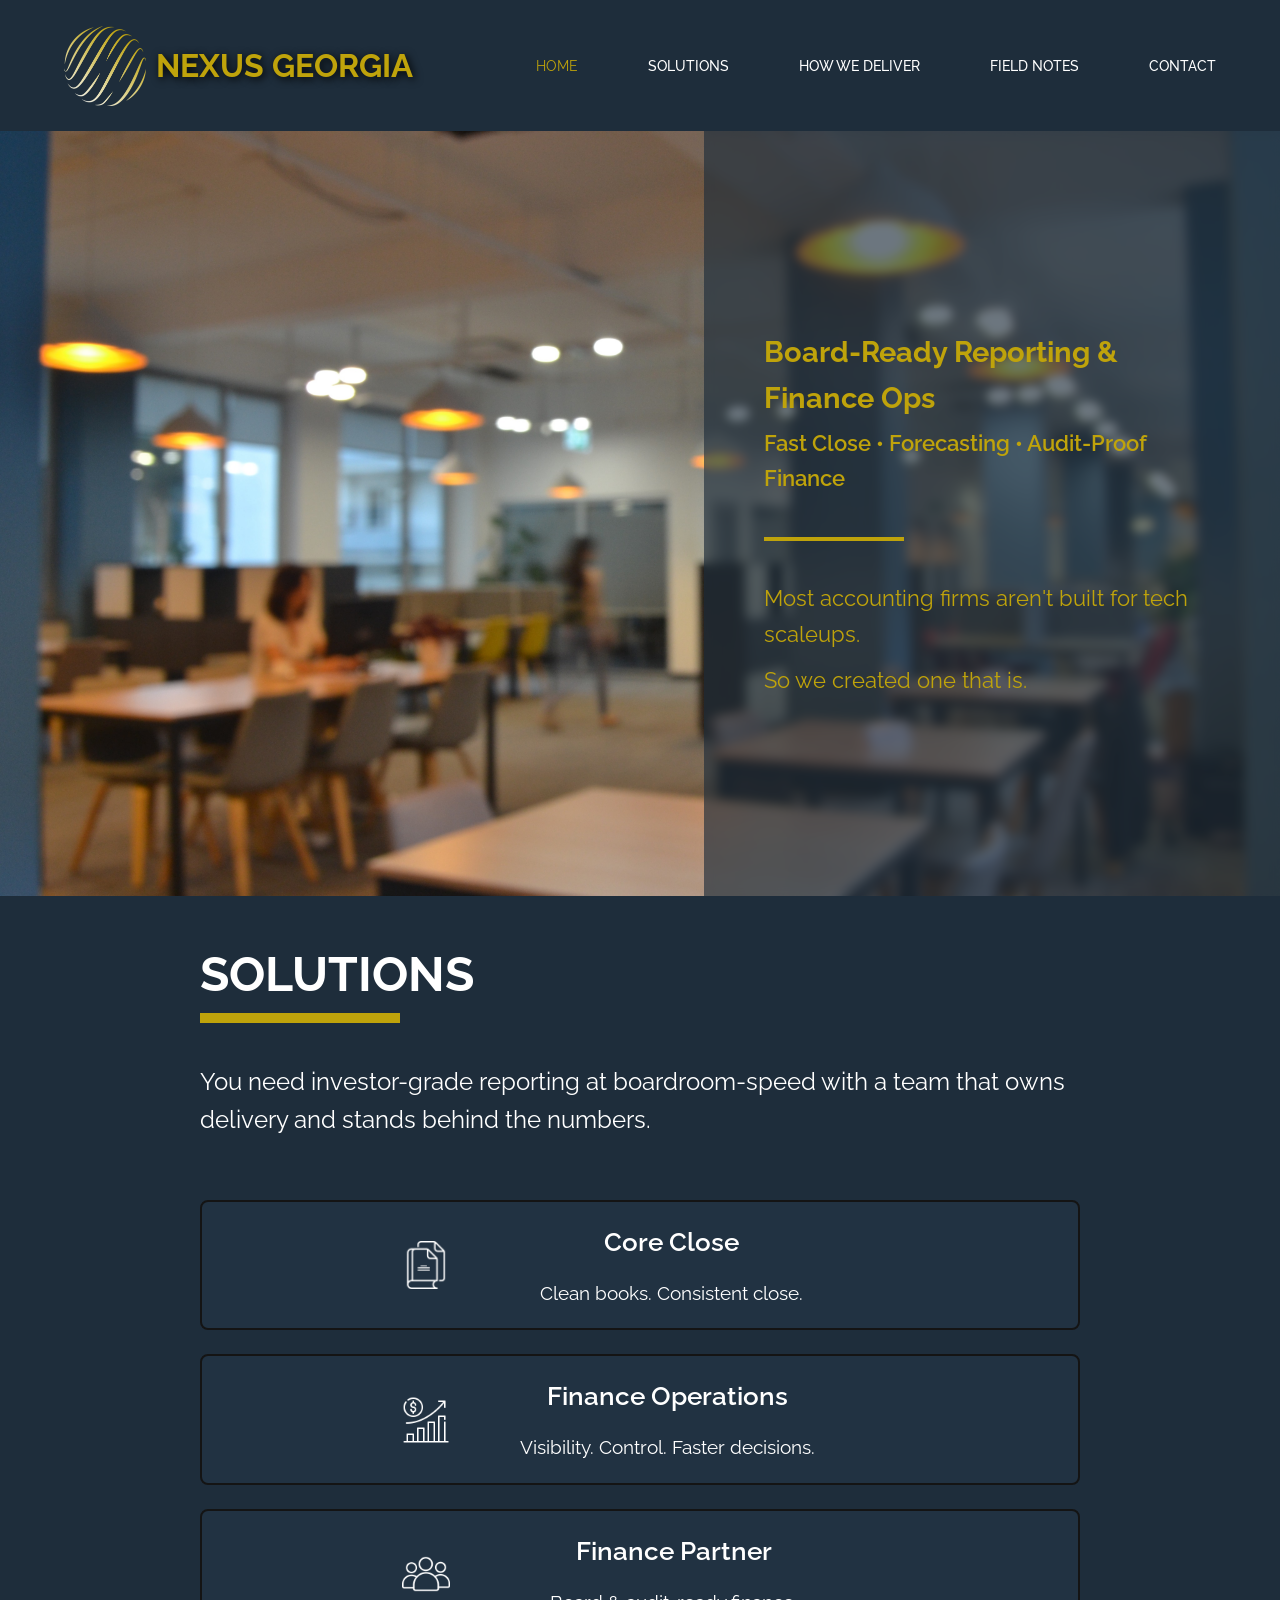
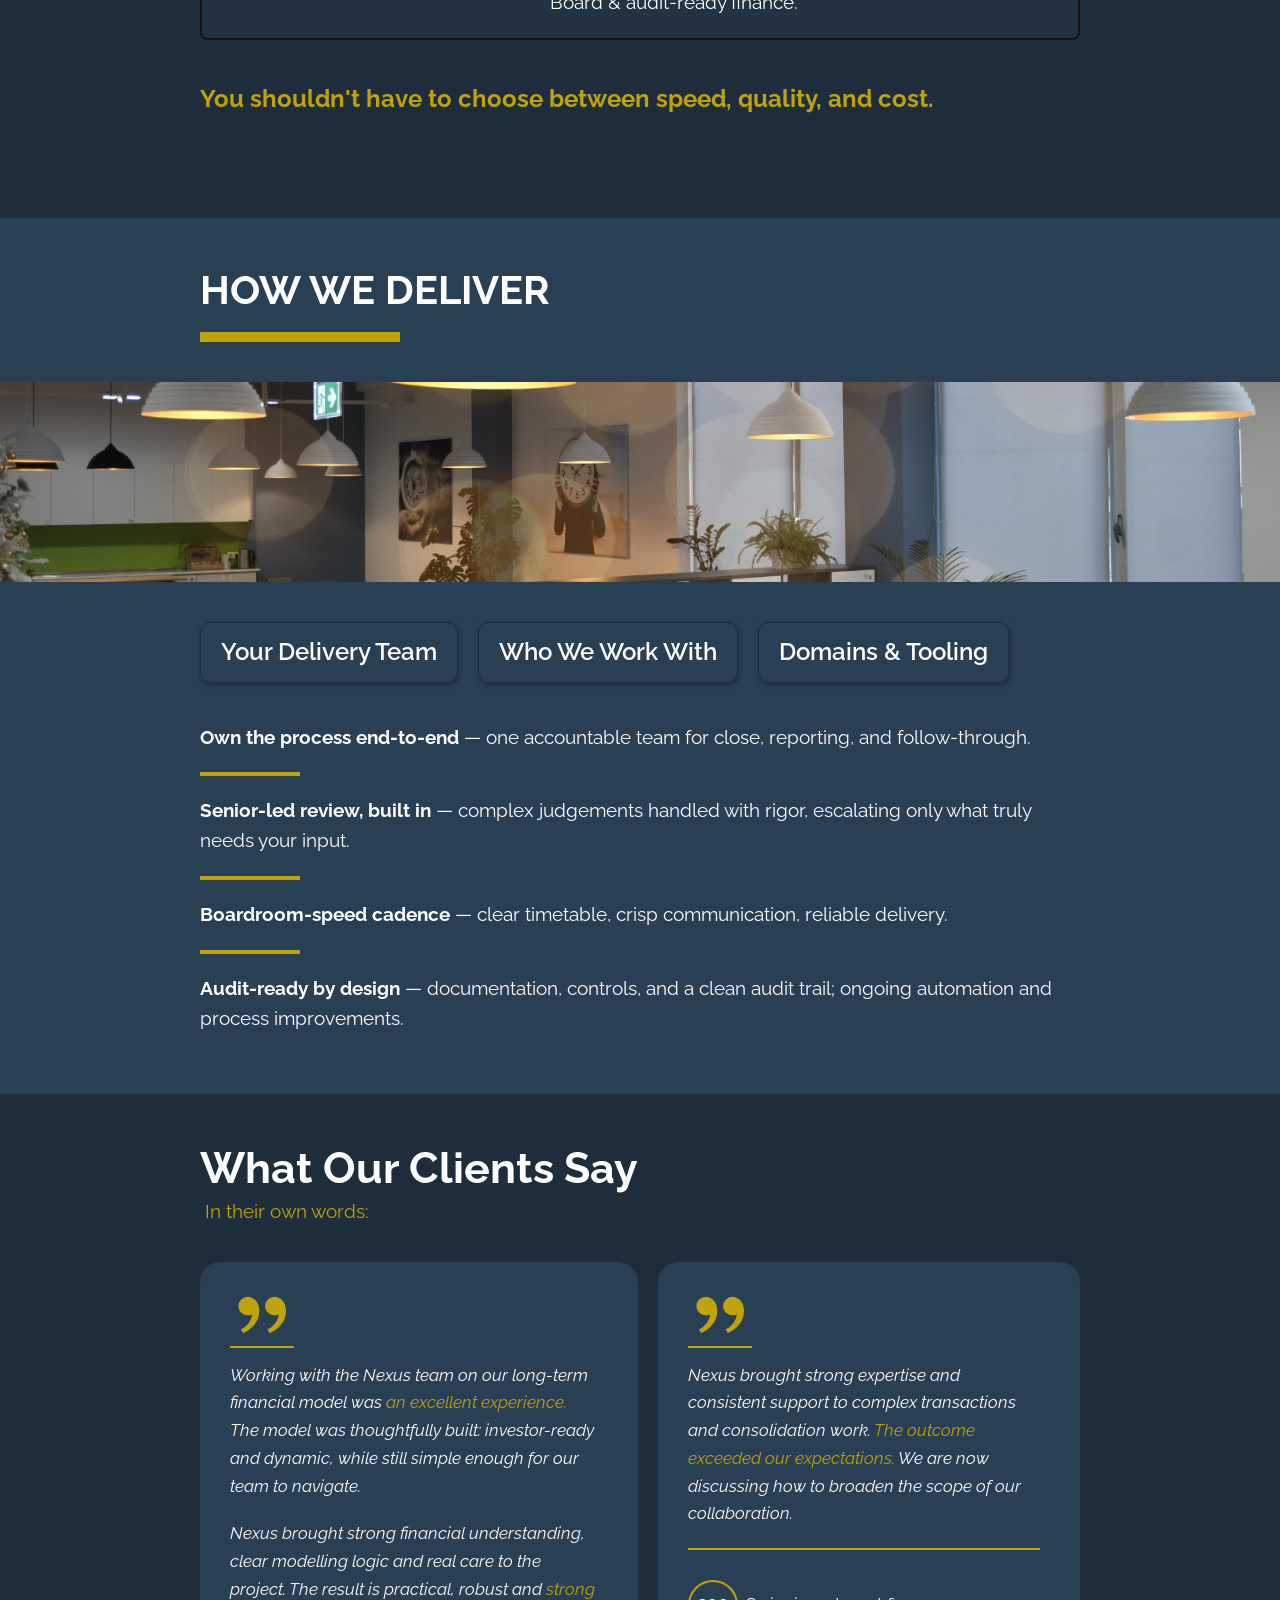
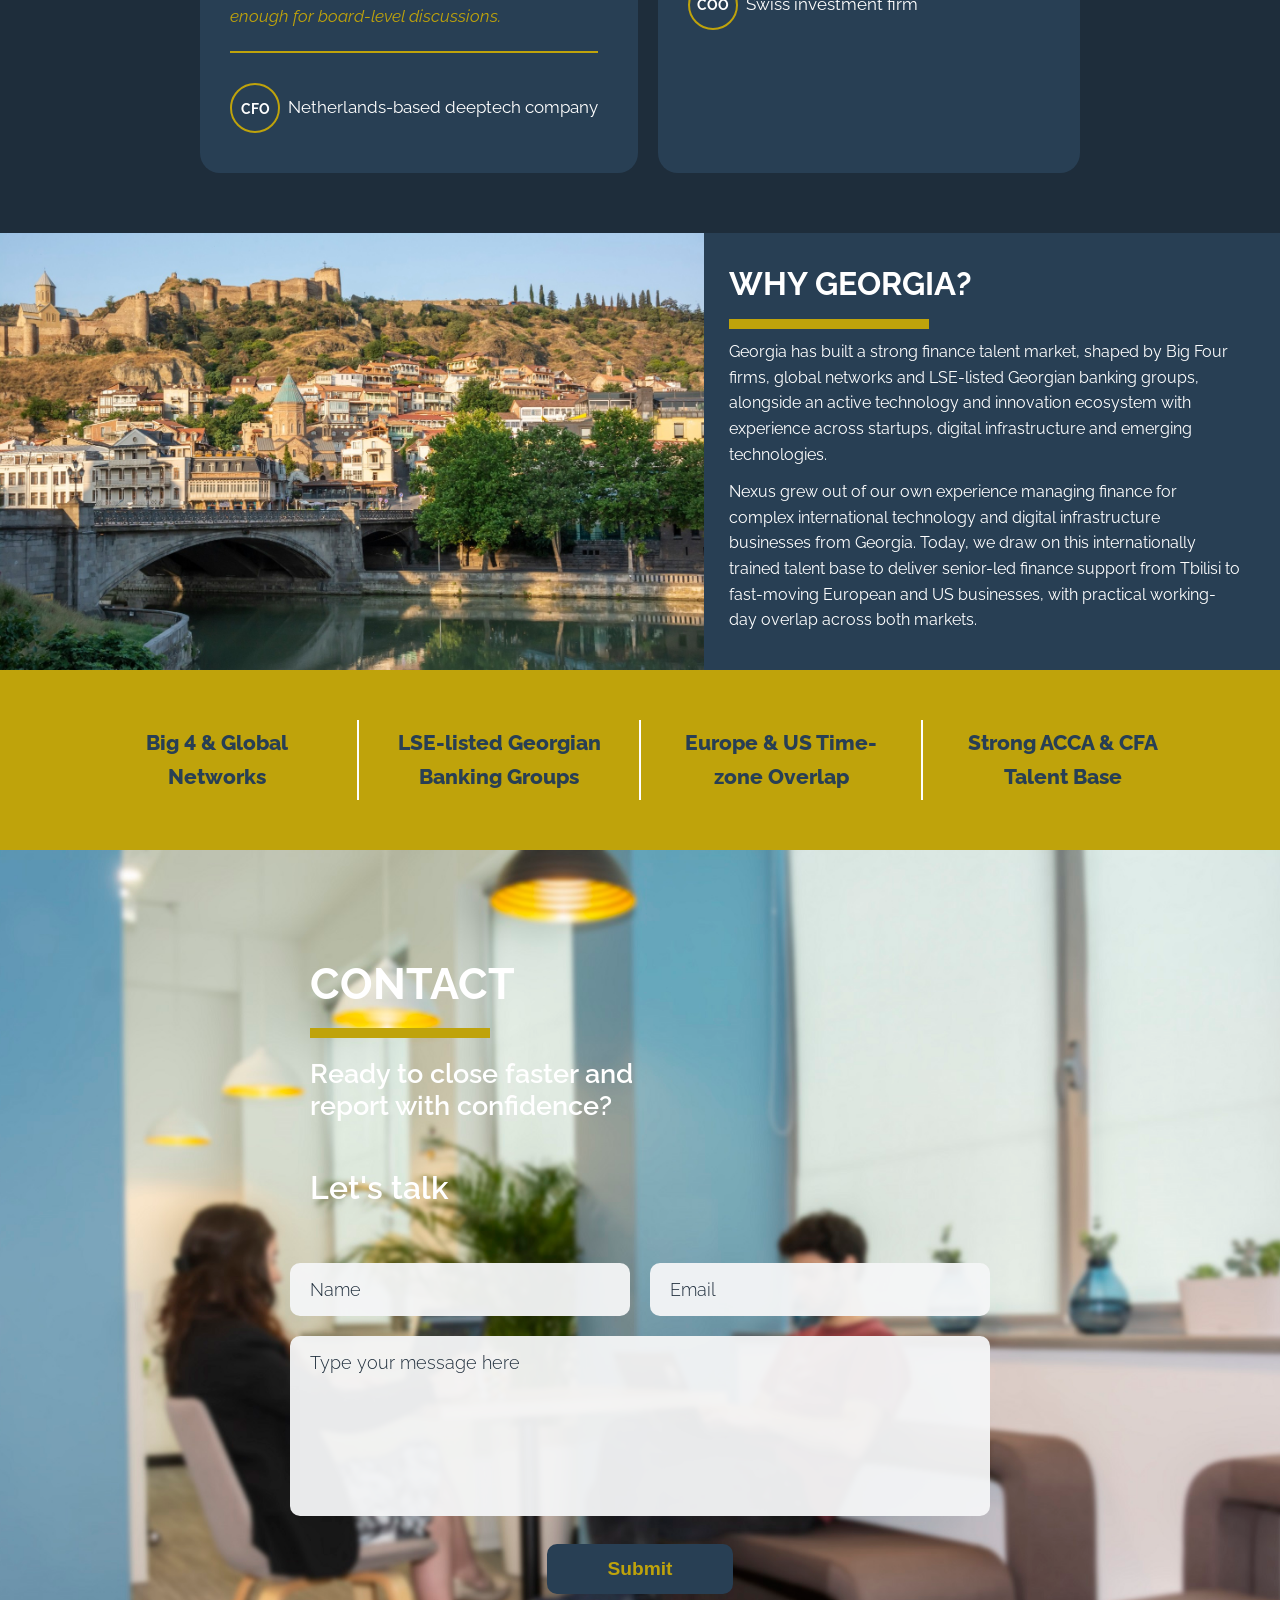
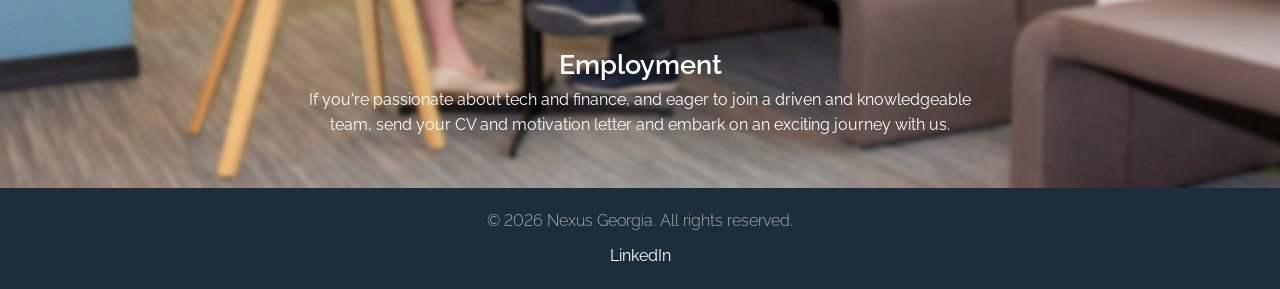
<file: index.html>
<!DOCTYPE html>
<html lang="en">
<head>
    <meta charset="UTF-8">
    <meta name="viewport" content="width=device-width, initial-scale=1.0">
    <link rel="preconnect" href="https://fonts.googleapis.com">
    <link rel="preconnect" href="https://fonts.gstatic.com" crossorigin>
    <link href="https://fonts.googleapis.com/css2?family=Raleway:ital,wght@0,100..900;1,100..900&display=swap" rel="stylesheet">
    <title>Nexus Georgia | Board-Ready Reporting & Finance Ops</title>
    <link rel="icon" type="image/png" href="Assets/Favicon.png">
    <link rel="stylesheet" href="style.css">
</head>

<body>
    <header class="navbar">
        <div class="logo-btn">
            <a href="#home">
                <div class="logo">
                    <img src="Assets/Logo.png" alt="Nexus Georgia Logo" class="logo-img">
                    <h1 class="logo-title">NEXUS GEORGIA</h1>
                </div>
            </a>
        </div>
        
        <nav class="nav-menu">
            <a href="#home">Home</a>
            <a href="#solutions">Solutions</a>
            <a href="#delivery">How We Deliver</a>
            <a href="fieldnotes.html">Field Notes</a>
            <a href="#contacts">Contact</a>
        </nav>

        <button class="menu-toggle" aria-label="Toggle Navigation">
            <span></span>
            <span></span>
            <span></span>
        </button>
    </header>

    <main>       
        <section id="home" class="hero-section">

            <div class="hero-content">
                <h1 class="hero-title">Board-Ready Reporting & Finance Ops</h1>
                <p class="hero-subtitle">Fast Close • Forecasting • Audit-Proof Finance</p>
                <div class="divider-home"></div>
                <p class="hero-tagline">Most accounting firms aren't built for tech scaleups.</p>
                <p class="hero-break">So we created one that is.</p>
            </div>

        </section>

        <section id="solutions" class="solutions-section">

            <h2>Solutions</h2>
            <div class="divider-solutions"></div>
            <p class="solutions-intro">You need investor-grade reporting at boardroom-speed with a team that owns delivery and stands behind the numbers.</p>
            
            <div class="solutions-grid">
                <div class="solution-card" data-target="modal-core-close">
                    <img src="Assets/documents.png" class="solutions-icon">
                    <div id="first-card" class="card-text">
                        <h3>Core Close</h3>
                        <p>Clean books. Consistent close.</p>
                    </div>
                </div>
                
                <div class="solution-card" data-target="modal-finance-ops">
                    <img src="Assets/profit.png" class="solutions-icon">
                    <div id="second-card" class="card-text">    
                        <h3>Finance Operations</h3>
                        <p>Visibility. Control. Faster decisions.</p>
                    </div>
                </div>
                
                <div class="solution-card" data-target="modal-finance-partner">
                    <img src="Assets/people.png" class="solutions-icon">
                    <div id="third-card" class="card-text">    
                        <h3>Finance Partner</h3>
                        <p>Board & audit-ready finance.</p>
                    </div>
                </div>
            </div>

            <p class="solutions-outro">You shouldn't have to choose between speed, quality, and cost.</p>

        </section>

        <section id="delivery" class="delivery-section">

            <div class="delivery-box">
                <h4 class="delivery-head">How We Deliver</h4>
                <div class="divider-delivery"></div>
                <img src="Assets/Office clock and lights bright.jpg" class="clock-lights">
                
                <div class="delivery-grid">
                    <div class="delivery-card" data-target="modal-delivery-team">Your Delivery Team</div>
                    <div class="delivery-card" data-target="modal-who-we-work-with">Who We Work With</div>
                    <div class="delivery-card" data-target="modal-domains-tooling">Domains & Tooling</div>
                </div>

                <div class="delivery-row">
                    <p class="delivery-text">
                        <strong class="delivery-lead">Own the process end-to-end</strong> — one accountable team for close, reporting, and follow-through.
                    </p>
                    <div class="divider-text"></div>
                    <p class="delivery-text">
                        <strong class="delivery-lead">Senior-led review, built in</strong> — complex judgements handled with rigor, escalating only what truly needs your input.
                    </p>
                    <div class="divider-text"></div>
                    <p class="delivery-text">
                        <strong class="delivery-lead">Boardroom-speed cadence</strong> — clear timetable, crisp communication, reliable delivery.
                    </p>
                    <div class="divider-text"></div>
                    <p class="delivery-text">
                        <strong class="delivery-lead">Audit-ready by design</strong> — documentation, controls, and a clean audit trail; ongoing automation and process improvements.
                    </p>
                </div>
            </div>

        </section>

        <section class="client-section">

             <div class="clients">
                <h5 class="clients-head">What Our Clients Say</h5>
                <p class="clients-subhead">In their own words:</p>
                <div class="client-row">
                    <div class="client-1">
                        <img src="Assets/quotes.svg" class="quotes">
                        <div class="first-quote">
                            <p class="quote-1">
                                Working with the Nexus team on our long-term financial model was
                                <span class="highlight"> an excellent experience.</span>
                                The model was thoughtfully built: investor-ready and dynamic, while still simple enough for our team to navigate.
                            </p>
                            <p class="quote-1">
                                Nexus brought strong financial understanding, clear modelling logic and real care to the project. The result is practical, robust and
                                <span class="highlight">strong enough for board-level discussions.</span>
                            </p>
                        </div>
                        <p class="author-1">
                            <span class="circle">CFO</span>Netherlands-based deeptech company
                        </p>
                    </div>
                    <div class="client-2">
                        <img src="Assets/quotes.svg" class="quotes">
                        <p class="quote-2">
                            Nexus brought strong expertise and consistent support to complex transactions and consolidation work.
                            <span class="highlight">The outcome exceeded our expectations.</span>
                            We are now discussing how to broaden the scope of our collaboration.
                        </p>
                        <p class="author-2">
                            <span class="circle">COO</span>Swiss investment firm
                        </p>
                    </div>
                </div>
            </div>

        </section>

        <section id="delivery" class="international-delivery">

            <div class="international-content">
                <div class="international-image"></div>

                <div class="international-card">    
                    <h6 class="international-head">Why Georgia?</h6>
                    <div class="divider-international"></div>
                    <P class="international-text">
                        Georgia has built a strong finance talent market, shaped by Big Four firms, global networks and LSE-listed Georgian banking groups, alongside an active technology and innovation ecosystem with experience across startups, digital infrastructure and emerging technologies.
                    </P>
                    <p class="international-text">
                        Nexus grew out of our own experience managing finance for complex international technology and digital infrastructure businesses from Georgia. Today, we draw on this internationally trained talent base to deliver senior-led finance support from Tbilisi to fast-moving European and US businesses, with practical working-day overlap across both markets.
                    </p>
                </div>
            </div>

        </section>

        <section id="accolades">

            <p class="accolade">Big 4 & Global Networks</p>
            <div class="divider-accolades"></div>
            <p class="accolade">LSE-listed Georgian Banking Groups</p>
            <div class="divider-accolades"></div>
            <p class="accolade">Europe & US Time-zone Overlap</p>
            <div class="divider-accolades"></div>
            <p class="accolade">Strong ACCA & CFA Talent Base</p>

        </section>

        <section id="contacts" class="contact-section">

            <div class="contact-content">
                <div class="contact-intro">
                    <h7 class="contact-head">Contact</h7>
                    <div class="divider-contact"></div>
                    <p class="contact-subhead">Ready to close faster and report with confidence?</p>
                    <p class="contact-talk">Let's talk</p>
                </div>
                
                <form class="contact-form" action="https://api.web3forms.com/submit" method="POST">
                    <div class="name-email">
                        <input type="hidden" name="access_key" value="e4a66d15-4ad0-4d80-ab2b-97032ddf02b2">
                        <input type="text" name="name" placeholder="Name" required class="form-input">
                        <input type="email" name="email" placeholder="Email" required class="form-input">
                    </div>
                    <div class="message-text">
                        <textarea name="message" placeholder="Type your message here" required class="form-textarea"></textarea>
                    </div>
                    <div class="submit-button">
                        <button type="submit" class="btn-submit">Submit</button>
                    </div>
                </form>

                <div class="bottom-note">
                    <h8 class="note-head">Employment</h8>
                    <p class="note-text"
                        >If you're passionate about tech and finance, and eager to join a driven and knowledgeable team, send your CV and motivation letter and embark on an exciting journey with us.
                    </p>
                </div>

            </div>

        </section>
    </main>

    <div class="modal-overlay" id="modalOverlay">
        <div class="modal-content-solutions" id="modal-core-close">
            <button class="modal-close">&times;</button>
            <h9>Core Close</h9>
            <div class="divider-lightbox"></div>
            <p class="modal-intro">
                For companies that need clean monthly numbers, reliable reconciliations and a close process that does not depend on heroics.
            </p>
            <ul class="modal-list">
                <li>Period close - <span style="font-style: italic;">day 3-5 close (typical)</span></li>
                <li>General Ledger & Trial Balance</li>
                <li>Accounts Payable & Accounts Receivable</li>
                <li>Payroll</li>
                <li>Fixed assets & inventory</li>
                <li>Tax & VAT filing coordination</li>
                <li>Payments & approvals</li>
            </ul>
        </div>

        <div class="modal-content-solutions" id="modal-finance-ops">
            <button class="modal-close">&times;</button>
            <h9>Finance Operations</h9>
            <div class="divider-lightbox"></div>
            <p class="modal-intro">
                For companies that need visibility over cash, budget performance, KPIs and operational finance decisions, not just bookkeeping.
            </p>
            <p class="modal-plus">Core Close +</p>
            <ul class="modal-list">
                <li>Cash flow & management reporting</li>
                <li>Budgeting & forecasting</li>
                <li>Budget vs actual analysis</li>
                <li>KPI dashboard</li>
                <li>Cost allocation & chargebacks</li>
                <li>Statutory reporting</li>
                <li>Controls, policies & procedures</li>
                <li>Process improvements & automations</li>
                <li>Treasury & financing</li>
            </ul>
        </div>

        <div class="modal-content-solutions" id="modal-finance-partner">
            <button class="modal-close">&times;</button>
            <h9>Finance Partner</h9>
            <div class="divider-lightbox"></div>
            <p class="modal-intro">
                For companies facing audits, investor reporting, fundraising, consolidation, complex accounting or board-level finance questions.
            </p>
            <p class="modal-plus">Finance Operations +</p>
            <ul class="modal-list">
                <li>Multi-entity, multi-currency consolidations</li>
                <li>IFRS & US GAAP advisory</li>
                <li>Technical accounting memos</li>
                <li>IPO & PCAOB audit readiness</li>
                <li>Board & investor engagement</li>
                <li>Fundraising & investment rounds</li>
                <li>Fractional CFO leadership / CFO extension</li>
            </ul>
        </div>

        <div class="modal-content-delivery" id="modal-delivery-team">
             <button class="modal-close">&times;</button>
             <h9>Your Delivery Team</h9>
             <div class="divider-lightbox"></div>
             <p class="modal-subhead">Senior finance depth, built into every engagement.</p>
             <p class="modal-text">
                Our teams are led by experienced ACCA and CPA-qualified finance professionals with Big Four backgrounds and hands-on experience across reporting, forecasting, complex accounting, audit readiness and finance operations for international businesses.
             </p>
             <div class="modal-team-grid">
                <div class="team-member-card">
                    <div class="member-avatar-container">
                        <img src="Assets/Irma.avif" alt="Irma Kharebava" class="member-avatar">
                    </div>
                    <div class="member-info">
                        <div class="member-header">
                            <h10>Irma Kharebava, FCCA</h10>
                            <a href="https://www.linkedin.com/in/irma-kharebava/" target="_blank" class="linkedin-link" aria-label="LinkedIn Profile">
                                <svg xmlns="http://www.w3.org/2000/svg" viewBox="0 0 24 24" class="linkedin-icon"><path d="M19 0h-14c-2.761 0-5 2.239-5 5v14c0 2.761 2.239 5 5 5h14c2.762 0 5-2.239 5-5v-14c0-2.761-2.238-5-5-5zm-11 19h-3v-11h3v11zm-1.5-12.268c-.966 0-1.75-.779-1.75-1.75s.784-1.75 1.75-1.75 1.75.779 1.75 1.75-.784 1.75-1.75 1.75zm13.5 12.268h-3v-5.604c0-3.368-4-3.113-4 0v5.604h-3v-11h3v1.765c1.396-2.586 7-2.777 7 2.476v6.759z"/></svg>
                            </a>
                        </div>
                        <p class="member-title">Founder and Managing Partner</p>
                        <ul class="member-details">
                            <li>11 years with EY, 25 years overall</li>
                            <li>Group Controlling, FP&A, Leadership</li>
                        </ul>
                    </div>
                </div>
                <div class="team-member-card">
                    <div class="member-avatar-container">
                        <img src="Assets/Mariam.avif" alt="Mariam Ioseliani" class="member-avatar">
                    </div>
                    <div class="member-info">
                        <div class="member-header">
                            <h10>Mariam Ioseliani, FCCA, MBA</h10>
                            <a href="https://www.linkedin.com/in/mariam-ioseliani/" target="_blank" class="linkedin-link" aria-label="LinkedIn Profile">
                                <svg xmlns="http://www.w3.org/2000/svg" viewBox="0 0 24 24" class="linkedin-icon"><path d="M19 0h-14c-2.761 0-5 2.239-5 5v14c0 2.761 2.239 5 5 5h14c2.762 0 5-2.239 5-5v-14c0-2.761-2.238-5-5-5zm-11 19h-3v-11h3v11zm-1.5-12.268c-.966 0-1.75-.779-1.75-1.75s.784-1.75 1.75-1.75 1.75.779 1.75 1.75-.784 1.75-1.75 1.75zm13.5 12.268h-3v-5.604c0-3.368-4-3.113-4 0v5.604h-3v-11h3v1.765c1.396-2.586 7-2.777 7 2.476v6.759z"/></svg>
                            </a>
                        </div>
                        <p class="member-title">Partner, Client Delivery</p>
                        <ul class="member-details">
                            <li>10 years with EY, 15 years overall</li>
                            <li>Investor Reporting, IFRS, US GAAP, Modelling</li>
                        </ul>
                    </div>
                </div>
                <div class="team-member-card">
                    <div class="member-avatar-container">
                        <img src="Assets/Vato.avif" alt="Vato Namoradze" class="member-avatar">
                    </div>
                    <div class="member-info">
                        <div class="member-header">
                            <h10>Vato Namoradze, CPA</h10>
                            <a href="https://www.linkedin.com/in/vakhtang-namoradze-a840ba27/" target="_blank" class="linkedin-link" aria-label="LinkedIn Profile">
                                <svg xmlns="http://www.w3.org/2000/svg" viewBox="0 0 24 24" class="linkedin-icon"><path d="M19 0h-14c-2.761 0-5 2.239-5 5v14c0 2.761 2.239 5 5 5h14c2.762 0 5-2.239 5-5v-14c0-2.761-2.238-5-5-5zm-11 19h-3v-11h3v11zm-1.5-12.268c-.966 0-1.75-.779-1.75-1.75s.784-1.75 1.75-1.75 1.75.779 1.75 1.75-.784 1.75-1.75 1.75zm13.5 12.268h-3v-5.604c0-3.368-4-3.113-4 0v5.604h-3v-11h3v1.765c1.396-2.586 7-2.777 7 2.476v6.759z"/></svg>
                            </a>
                        </div>
                        <p class="member-title">Senior Advisor & Project Partner</p>
                        <ul class="member-details">
                            <li>14 years with EY, 25 years overall</li>
                            <li>IPO Preparation, IFRS, US GAAP, Audit</li>
                        </ul>
                    </div>
                </div>
                <div class="team-member-card">
                    <div class="member-avatar-container">
                        <img src="Assets/George.avif" alt="Mariam Ioseliani" class="member-avatar">
                    </div>
                    <div class="member-info">
                        <div class="member-header">
                            <h10>George Chaganava</h10>
                            <a href="https://www.linkedin.com/in/george-chaganava-4706ba27/" target="_blank" class="linkedin-link" aria-label="LinkedIn Profile">
                                <svg xmlns="http://www.w3.org/2000/svg" viewBox="0 0 24 24" class="linkedin-icon"><path d="M19 0h-14c-2.761 0-5 2.239-5 5v14c0 2.761 2.239 5 5 5h14c2.762 0 5-2.239 5-5v-14c0-2.761-2.238-5-5-5zm-11 19h-3v-11h3v11zm-1.5-12.268c-.966 0-1.75-.779-1.75-1.75s.784-1.75 1.75-1.75 1.75.779 1.75 1.75-.784 1.75-1.75 1.75zm13.5 12.268h-3v-5.604c0-3.368-4-3.113-4 0v5.604h-3v-11h3v1.765c1.396-2.586 7-2.777 7 2.476v6.759z"/></svg>
                            </a>
                        </div>
                        <p class="member-title">Director, Audit & IFRS</p>
                        <ul class="member-details">
                            <li>11 years with EY, 15 years overall </li>
                            <li>Audit, IFRS, Financial Reporting</li>
                        </ul>
                    </div>
                </div>
                <div class="team-member-card">
                    <div class="member-avatar-container">
                        <img src="Assets/Salome.avif" alt="Mariam Ioseliani" class="member-avatar">
                    </div>
                    <div class="member-info">
                        <div class="member-header">
                            <h10>Salome Dzivaeva</h10>
                            <a href="https://www.linkedin.com/in/salome-dzivaeva-2611431ba/" target="_blank" class="linkedin-link" aria-label="LinkedIn Profile">
                                <svg xmlns="http://www.w3.org/2000/svg" viewBox="0 0 24 24" class="linkedin-icon"><path d="M19 0h-14c-2.761 0-5 2.239-5 5v14c0 2.761 2.239 5 5 5h14c2.762 0 5-2.239 5-5v-14c0-2.761-2.238-5-5-5zm-11 19h-3v-11h3v11zm-1.5-12.268c-.966 0-1.75-.779-1.75-1.75s.784-1.75 1.75-1.75 1.75.779 1.75 1.75-.784 1.75-1.75 1.75zm13.5 12.268h-3v-5.604c0-3.368-4-3.113-4 0v5.604h-3v-11h3v1.765c1.396-2.586 7-2.777 7 2.476v6.759z"/></svg>
                            </a>
                        </div>
                        <p class="member-title">Director, Finance Operations</p>
                        <ul class="member-details">
                            <li>12 years with EY, 15 years overall </li>
                            <li>Accounting Operations, Systems, Quality Control</li>
                        </ul>
                    </div>
                </div>
             </div>
        </div>

        <div class="modal-content-delivery" id="modal-who-we-work-with">
            <button class="modal-close">&times;</button>
            <h9>Who We Work With</h9>
            <div class="divider-lightbox"></div>
            <ul class="modal-list">
                <li>Tech scaleups in AI/HPC, data centres, SaaS, Web3/Crypto</li>
                <li>Typically post-seed through growth stage</li>
                <li>European & US teams operating across entities, currencies, and rapid growth</li>
            </ul>
            <div class="divider-list"></div>
            <p class="modal-step">We Step In</p>
            <ul class="modal-list">
                <li>Ahead of a fundraise, audit, or a tighter board/investor rhythm</li>
                <li>When finance needs to move at business speed, with control intact</li>
                <li>When you want senior ownership before building a full in-house team</li>
            </ul>
            <p class="modal-outro">
                Speed without losing rigor — senior-led finance you can take to the board.
            </p>
        </div>

        <div class="modal-content-delivery" id="modal-domains-tooling">
            <button class="modal-close">&times;</button>
            <h9>Domains & Tooling</h9>
            <div class="divider-lightbox"></div>
            <div class="modal-matrix">
                <div class="modal-column">
                    <div class="modal-front">
                        <p class="modal-category">Industries We Specialize</p>
                        <img src="Assets/chip.svg" class="tooling-icon" id="chip-icon">
                    </div>
                    <div class="modal-box">
                        <ul class="modal-list" id="modal-list-industry">
                            <li>AI / HPC</li>
                            <li>Data centers</li>
                            <li>SaaS</li>
                            <li>Web3 / Crypto</li>
                            <li>Tech-enabled services</li>
                        </ul>
                    </div>
                 </div>
                 <div class="modal-column"> 
                    <div class="modal-front">       
                        <p class="modal-category">Systems We Work With</p>
                        <img src="Assets/cloud.svg" class="tooling-icon" id="cloud-icon">
                    </div>
                    <div class="modal-box">
                        <ul class="modal-list" id="modal-list-system">
                            <li>NetSuite</li>
                            <li>MS Business Central</li>
                            <li>SAP</li>
                            <li>SoftLedger</li>
                            <li>TRES Finance</li>
                            <li>QuickBooks</li>
                            <li>Xero</li>
                        </ul>
                    </div>
                </div>
                <div class="modal-column">
                    <div class="modal-front">
                        <p class="modal-category">Markets We Work In</p>
                        <img src="Assets/globe.svg" class="tooling-icon" id="globe-icon">
                    </div>
                    <div class="modal-box">
                        <ul class="modal-list" id="modal-list-market">
                            <li>Canada</li>
                            <li>Germany</li>
                            <li>Netherlands</li>
                            <li>Norway</li>
                            <li>Switzerland</li>
                            <li>USA</li>
                            <li>UK</li>
                        </ul>
                    </div>    
                </div>
            </div>
        </div>
    </div>

    <footer id="footer" class="footer-section">
        <p>&copy; 2026 Nexus Georgia. All rights reserved.</p>

        <div class="footer-social">
            <a href="https://www.linkedin.com/company/nexus-georgia/" target="_blank" rel="noopener noreferrer" aria-label="LinkedIn">
                <span>LinkedIn</span>
            </a>
        </div>
    </footer>

    <button id="scrollToTopBtn" class="scroll-to-top" aria-label="Scroll to top">&#8593;</button>

    <script src="script.js"></script>
</body>
</html>
</file>
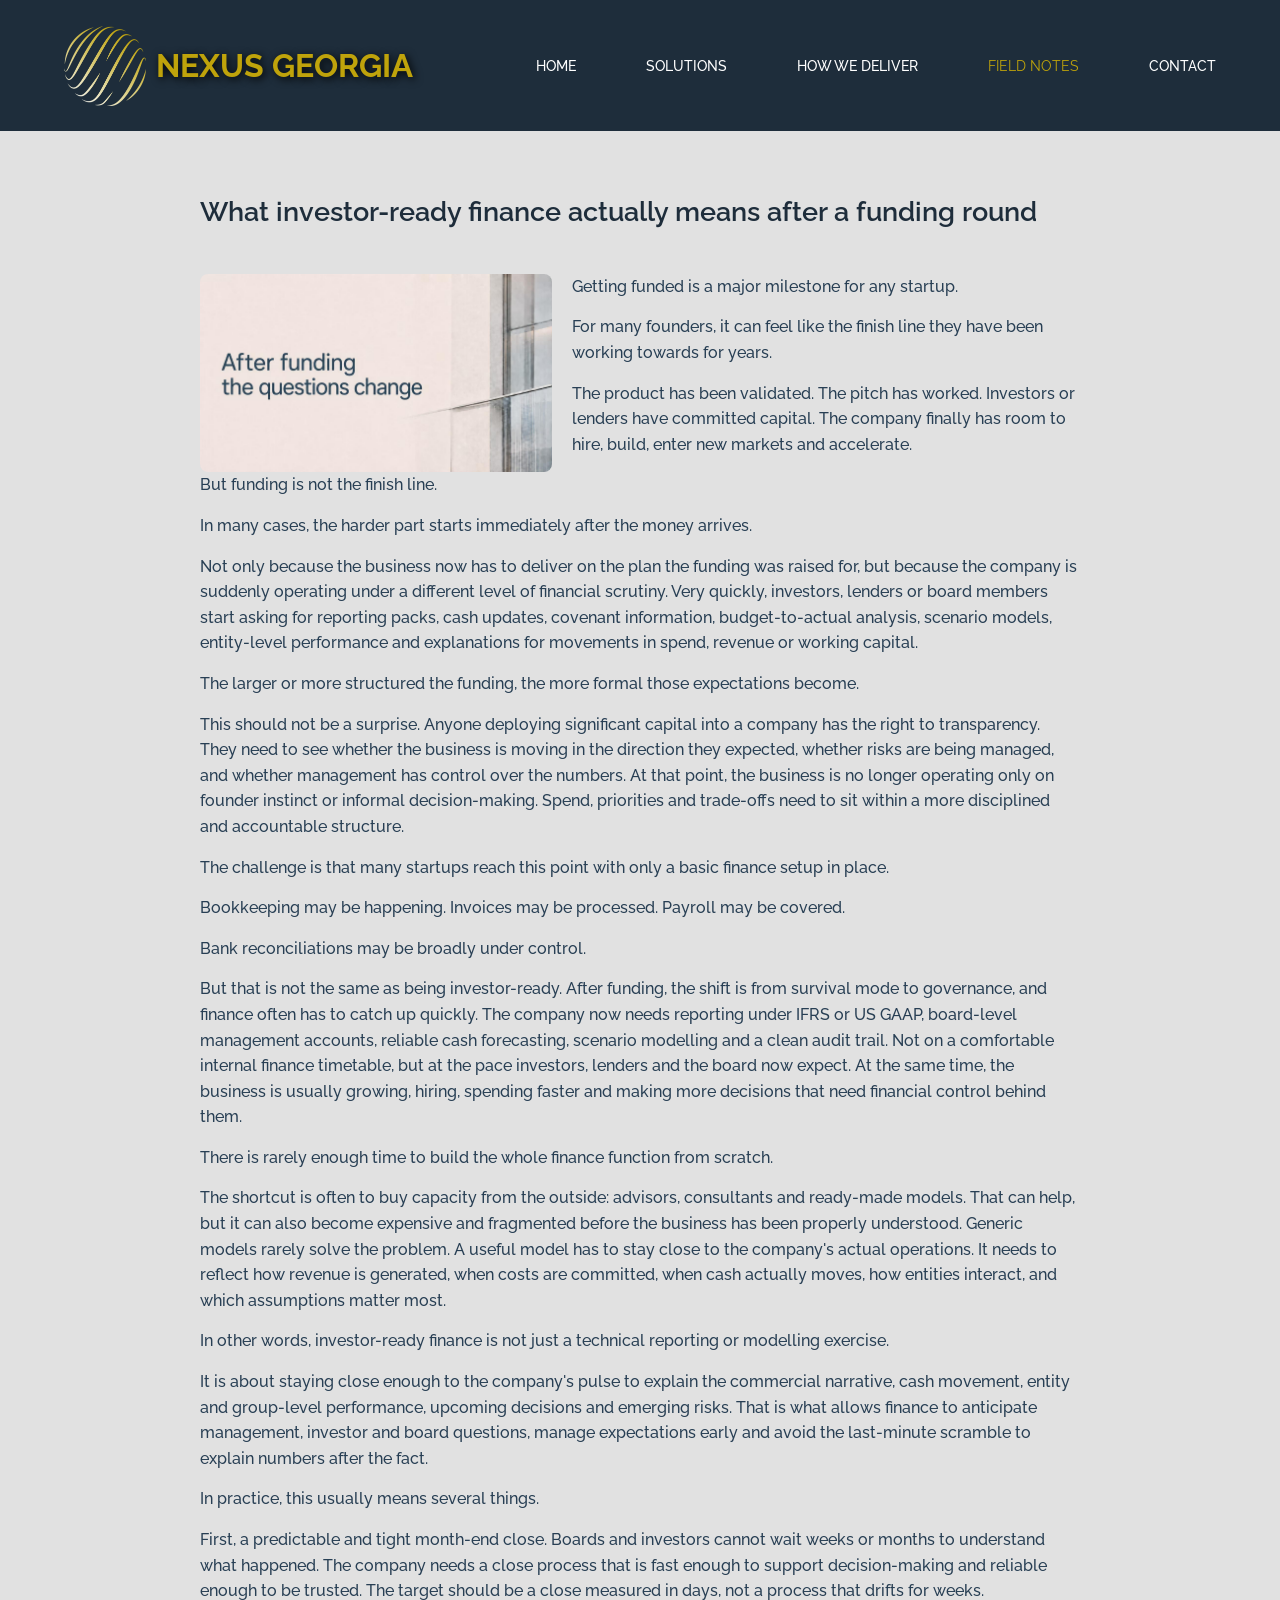
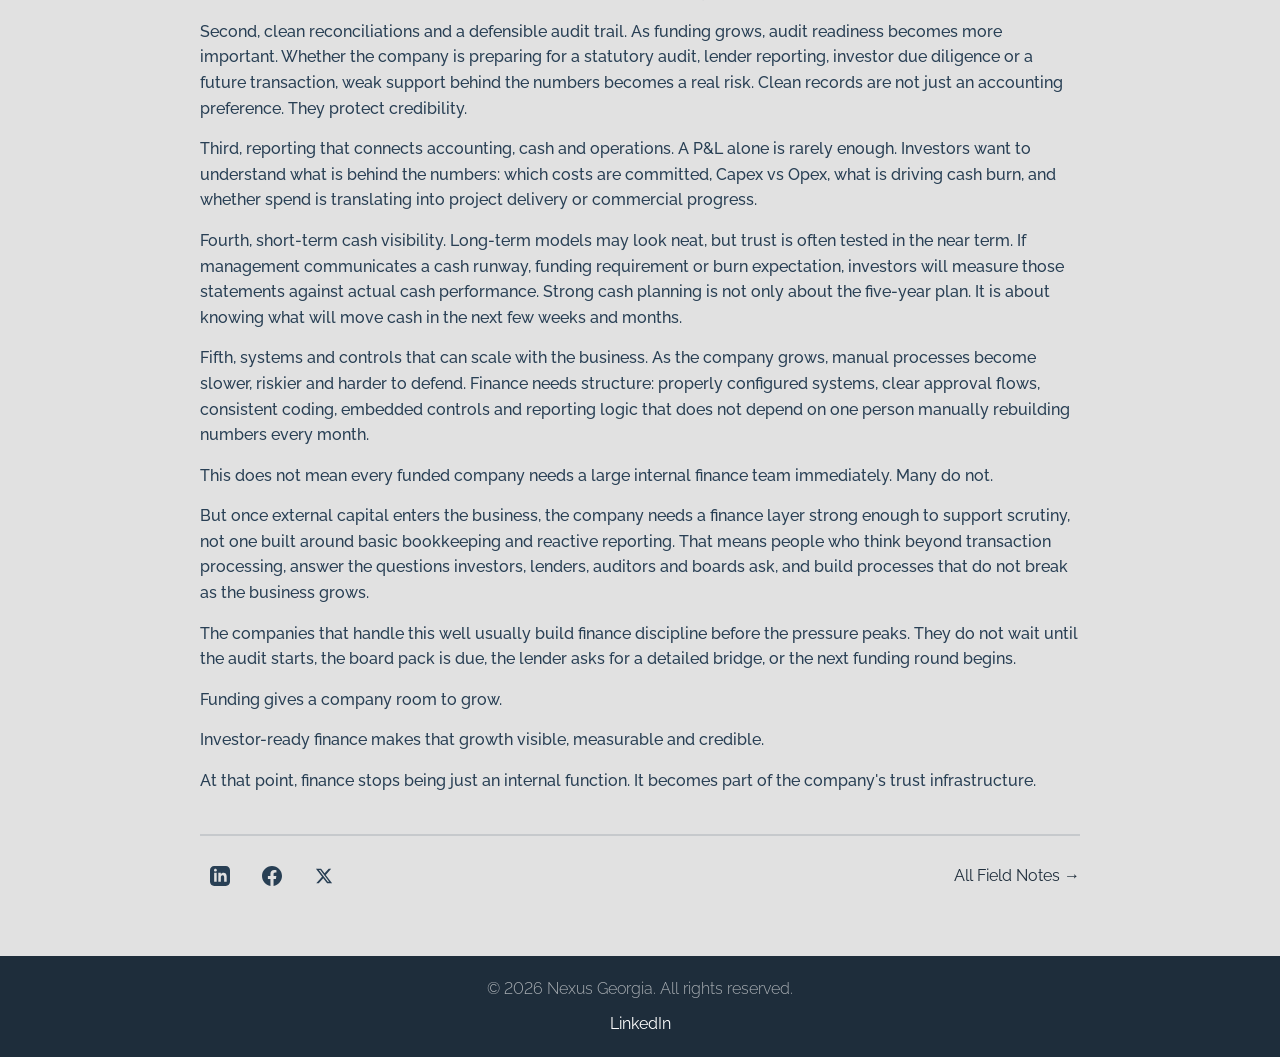
<file: field1.html>
<!DOCTYPE html>
<html lang="en">
<head>
    <meta charset="UTF-8">
    <meta name="viewport" content="width=device-width, initial-scale=1.0">
    <link rel="preconnect" href="https://fonts.googleapis.com">
    <link rel="preconnect" href="https://fonts.gstatic.com" crossorigin>
    <link href="https://fonts.googleapis.com/css2?family=Raleway:ital,wght@0,100..900;1,100..900&display=swap" rel="stylesheet">
    <title>What investor-ready finance actually means after a funding round | Nexus Georgia</title>
    <link rel="icon" type="image/png" href="Assets/Favicon.png">
    <link rel="stylesheet" href="style.css">

    <meta property="og:type" content="article">
    <meta property="og:title" content="What investor-ready finance actually means after a funding round">
    <meta property="og:description" content="Getting funded is a major milestone for any startup. For many founders, it can feel like the finish line they have been working towards for years.">
    <meta property="og:url" content="https://okromchedlishvili.github.io/Nexusgeorgia.co/field1.html">
    <meta property="og:image" content="https://okromchedlishvili.github.io/Nexusgeorgia.co/Assets/field-1.jpg">
    <meta property="og:image:width" content="1200">
    <meta property="og:image:height" content="627">
    <meta name="twitter:card" content="summary_large_image">
    <meta name="twitter:title" content="What investor-ready finance actually means after a funding round">
    <meta name="twitter:description" content="Getting funded is a major milestone for any startup. For many founders, it can feel like the finish line they have been working towards for years.">
    <meta name="twitter:image" content="https://okromchedlishvili.github.io/Nexusgeorgia.co/Assets/field-1.jpg">
    </head>

<body>
    <header class="navbar">
        <div class="logo-btn">
            <a href="index.html">
                <div class="logo">
                    <img src="Assets/Logo.png" alt="Nexus Georgia Logo" class="logo-img">
                    <h1 class="logo-title">NEXUS GEORGIA</h1>
                </div>
            </a>
        </div>

        <nav class="nav-menu">
            <a href="index.html">Home</a>
            <a href="index.html#solutions">Solutions</a>
            <a href="index.html#delivery">How We Deliver</a>
            <a href="fieldnotes.html" class="active">Field Notes</a>
            <a href="index.html#contacts">Contact</a>
        </nav>

        <button class="menu-toggle" aria-label="Toggle Navigation">
            <span></span>
            <span></span>
            <span></span>
        </button>
    </header>

    <main class="field-article-container">
        <article class="field-article-content">
            <h13 class="field-article-head">What investor-ready finance actually means after a funding round</h13>
            <img src="Assets/field-1.jpg" alt="Investor-ready" class="innote-image">
            <div class="field-article-text">
                <p>Getting funded is a major milestone for any startup.</p>
                <p>For many founders, it can feel like the finish line they have been working towards for years.</p>
                <p>The product has been validated. The pitch has worked. Investors or lenders have committed capital. The company finally has room to hire, build, enter new markets and accelerate.</p>
                <p>But funding is not the finish line.</p>
                <p>In many cases, the harder part starts immediately after the money arrives.</p>
                <p>Not only because the business now has to deliver on the plan the funding was raised for, but because the company is suddenly operating under a different level of financial scrutiny.
                    Very quickly, investors, lenders or board members start asking for reporting packs, cash updates, covenant information, budget-to-actual analysis, scenario models, entity-level performance and explanations for movements in spend, revenue or working capital.
                </p>
                <p>The larger or more structured the funding, the more formal those expectations become.</p>
                <p>This should not be a surprise. Anyone deploying significant capital into a company has the right to transparency.
                    They need to see whether the business is moving in the direction they expected, whether risks are being managed, and whether management has control over the numbers.
                    At that point, the business is no longer operating only on founder instinct or informal decision-making.
                    Spend, priorities and trade-offs need to sit within a more disciplined and accountable structure.
                </p>
                <p>The challenge is that many startups reach this point with only a basic finance setup in place.</p>
                <p>Bookkeeping may be happening. Invoices may be processed. Payroll may be covered.</p>
                <p>Bank reconciliations may be broadly under control.</p>
                <p>But that is not the same as being investor-ready. After funding, the shift is from survival mode to governance, and finance often has to catch up quickly.
                    The company now needs reporting under IFRS or US GAAP, board-level management accounts, reliable cash forecasting, scenario modelling and a clean audit trail.
                    Not on a comfortable internal finance timetable, but at the pace investors, lenders and the board now expect.
                    At the same time, the business is usually growing, hiring, spending faster and making more decisions that need financial control behind them.
                </p>
                <p>There is rarely enough time to build the whole finance function from scratch.</p>
                <p>The shortcut is often to buy capacity from the outside: advisors, consultants and ready-made models. That can help, but it can also become expensive and fragmented before the business has been properly understood. Generic models rarely solve the problem.
                    A useful model has to stay close to the company's actual operations. It needs to reflect how revenue is generated, when costs are committed, when cash actually moves, how entities interact, and which assumptions matter most.
                </p>
                <p>In other words, investor-ready finance is not just a technical reporting or modelling exercise.</p>
                <p>It is about staying close enough to the company's pulse to explain the commercial narrative, cash movement, entity and group-level performance, upcoming decisions and emerging risks.
                    That is what allows finance to anticipate management, investor and board questions, manage expectations early and avoid the last-minute scramble to explain numbers after the fact.
                </p>
                <p>In practice, this usually means several things.</p>
                <p>First, a predictable and tight month-end close. Boards and investors cannot wait weeks or months to understand what happened.
                    The company needs a close process that is fast enough to support decision-making and reliable enough to be trusted. The target should be a close measured in days, not a process that drifts for weeks.
                </p>
                <p>Second, clean reconciliations and a defensible audit trail. As funding grows, audit readiness becomes more important.
                    Whether the company is preparing for a statutory audit, lender reporting, investor due diligence or a future transaction, weak support behind the numbers becomes a real risk. Clean records are not just an accounting preference. They protect credibility.
                </p>
                <p>Third, reporting that connects accounting, cash and operations. A P&L alone is rarely enough.
                    Investors want to understand what is behind the numbers: which costs are committed, Capex vs Opex, what is driving cash burn, and whether spend is translating into project delivery or commercial progress.
                </p>
                <p>Fourth, short-term cash visibility. Long-term models may look neat, but trust is often tested in the near term. If management communicates a cash runway, funding requirement or burn expectation, investors will measure those statements against actual cash performance.
                    Strong cash planning is not only about the five-year plan. It is about knowing what will move cash in the next few weeks and months.
                </p>
                <p>Fifth, systems and controls that can scale with the business.
                    As the company grows, manual processes become slower, riskier and harder to defend. Finance needs structure: properly configured systems, clear approval flows, consistent coding, embedded controls and reporting logic that does not depend on one person manually rebuilding numbers every month.
                </p>
                <p>This does not mean every funded company needs a large internal finance team immediately. Many do not.</p>
                <p>But once external capital enters the business, the company needs a finance layer strong enough to support scrutiny, not one built around basic bookkeeping and reactive reporting.
                    That means people who think beyond transaction processing, answer the questions investors, lenders, auditors and boards ask, and build processes that do not break as the business grows.
                </p>
                <p>The companies that handle this well usually build finance discipline before the pressure peaks. They do not wait until the audit starts, the board pack is due, the lender asks for a detailed bridge, or the next funding round begins.</p>
                <p>Funding gives a company room to grow.</p>
                <p>Investor-ready finance makes that growth visible, measurable and credible.</p>
                <p>At that point, finance stops being just an internal function. It becomes part of the company's trust infrastructure.</p>
            </div>

                <div class="share-container">
                    <div class="share-buttons">
                        <a href="https://www.linkedin.com/sharing/share-offsite/?url=https%3A%2F%2Fokromchedlishvili.github.io%2FNexusgeorgia.co%2Ffield1.html"
                        class="share-btn linkedin"
                        target="_blank"
                        rel="noopener noreferrer"
                        aria-label="Share on LinkedIn">
                            <svg xmlns="http://www.w3.org/2000/svg" viewBox="0 0 24 24" width="20" height="20" fill="currentColor">
                                <path d="M19 0h-14c-2.761 0-5 2.239-5 5v14c0 2.761 2.239 5 5 5h14c2.762 0 5-2.239 5-5v-14c0-2.761-2.238-5-5-5zm-11 19h-3v-11h3v11zm-1.5-12.268c-.966 0-1.75-.779-1.75-1.75s.784-1.75 1.75-1.75 1.75.779 1.75 1.75-.784 1.75-1.75 1.75zm13.5 12.268h-3v-5.604c0-3.368-4-3.113-4 0v5.604h-3v-11h3v1.765c1.396-2.586 7-2.777 7 2.476v6.759z"/>
                            </svg>
                        </a>
                        <a href="https://www.facebook.com/sharer/sharer.php?u=https%3A%2F%2Fokromchedlishvili.github.io%2FNexusgeorgia.co%2Ffield1.html"
                        class="share-btn facebook"
                        target="_blank"
                        rel="noopener noreferrer"
                        aria-label="Share on Facebook">
                            <svg xmlns="http://www.w3.org/2000/svg" viewBox="0 0 24 24" width="20" height="20" fill="currentColor">
                                <path d="M24 12.073c0-6.627-5.373-12-12-12s-12 5.373-12 12c0 5.99 4.388 10.954 10.125 11.854v-8.385H7.078v-3.47h3.047V9.43c0-3.007 1.792-4.669 4.533-4.669 1.312 0 2.686.235 2.686.235v2.953H15.83c-1.491 0-1.956.925-1.956 1.874v2.25h3.328l-.532 3.47h-2.796v8.385C19.612 23.027 24 18.062 24 12.073z"/>
                            </svg>
                        </a>
                        <a href="https://twitter.com/intent/tweet?url=https%3A%2F%2Fokromchedlishvili.github.io%2FNexusgeorgia.co%2Ffield1.html&text=What%20investor-ready%20finance%20actually%20means%20after%20a%20funding%20round"
                        class="share-btn twitter"
                        target="_blank" 
                        rel="noopener noreferrer"
                        aria-label="Share on Twitter">
                            <svg xmlns="http://www.w3.org/2000/svg" viewBox="0 0 24 24" width="18" height="18" fill="currentColor">
                                <path d="M18.244 2.25h3.308l-7.227 8.26 8.502 11.24H16.17l-5.214-6.817L4.99 21.75H1.68l7.73-8.835L1.254 2.25H8.08l4.713 6.231zm-1.161 17.52h1.833L7.084 4.126H5.117z"/>
                            </svg>
                        </a>
                    </div>
                    
                    <a href="fieldnotes.html" class="back-button">All Field Notes →</a>
                </div>
        </article>
    </main>

    <footer id="footer" class="footer-section">
        <p>&copy; 2026 Nexus Georgia. All rights reserved.</p>
        <div class="footer-social">
            <a href="https://www.linkedin.com/company/nexus-georgia/" target="_blank" rel="noopener noreferrer" aria-label="LinkedIn">
                <span>LinkedIn</span>
            </a>
        </div>
    </footer>

    <button id="scrollToTopBtn" class="scroll-to-top" aria-label="Scroll to top">&#8593;</button>

    <script src="fieldnotes.js"></script>
</body>
</html>
</file>
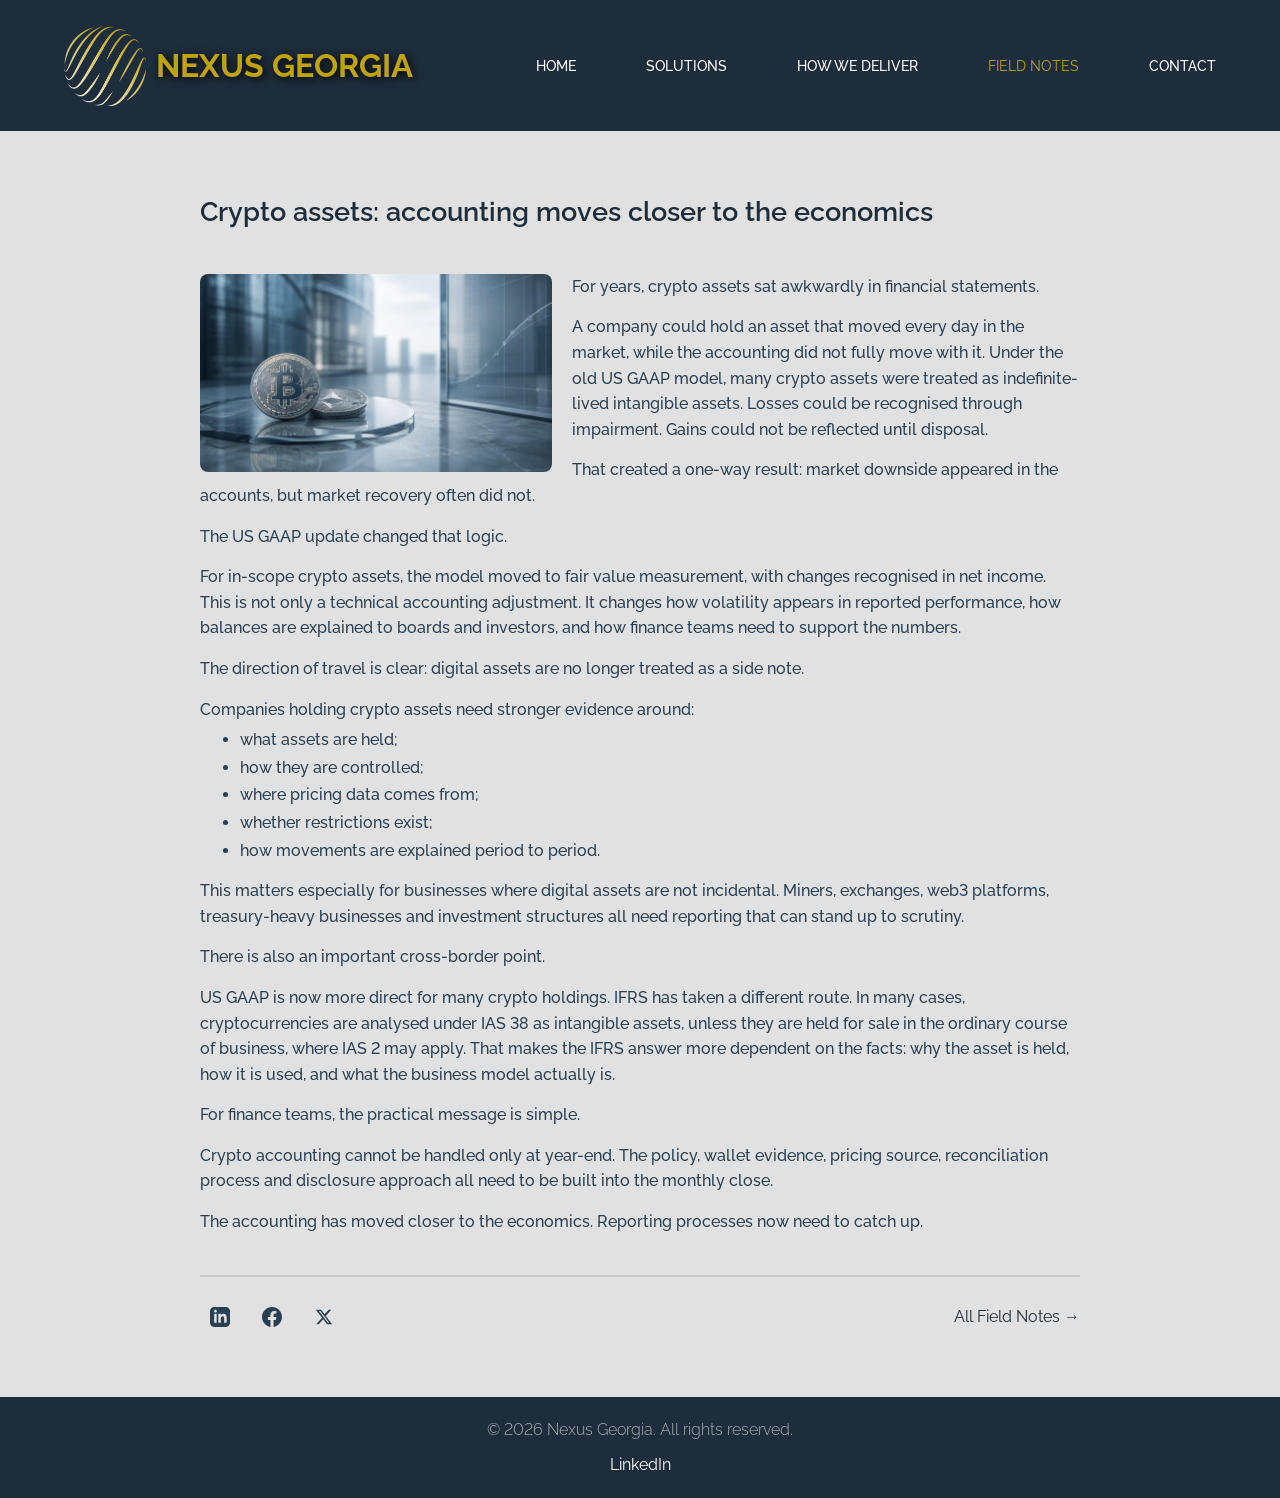
<file: field2.html>
<!DOCTYPE html>
<html lang="en">
<head>
    <meta charset="UTF-8">
    <meta name="viewport" content="width=device-width, initial-scale=1.0">
    <link rel="preconnect" href="https://fonts.googleapis.com">
    <link rel="preconnect" href="https://fonts.gstatic.com" crossorigin>
    <link href="https://fonts.googleapis.com/css2?family=Raleway:ital,wght@0,100..900;1,100..900&display=swap" rel="stylesheet">
    <title>Crypto assets: accounting moves closer to the economics | Nexus Georgia</title>
    <link rel="icon" type="image/png" href="Assets/Favicon.png">
    <link rel="stylesheet" href="style.css">

    <meta property="og:type" content="article">
    <meta property="og:title" content="Crypto assets: accounting moves closer to the economics">
    <meta property="og:description" content="For years, crypto assets sat awkwardly in financial statements. A company could hold an asset that moved every day in the market, while the accounting did not fully move with it.">
    <meta property="og:url" content="https://okromchedlishvili.github.io/Nexusgeorgia.co/field2.html">
    <meta property="og:image" content="https://okromchedlishvili.github.io/Nexusgeorgia.co/Assets/field-2.jpg">
    <meta property="og:image:width" content="1200">
    <meta property="og:image:height" content="627">
    <meta name="twitter:card" content="summary_large_image">
    <meta name="twitter:title" content="Crypto assets: accounting moves closer to the economics">
    <meta name="twitter:description" content="For years, crypto assets sat awkwardly in financial statements. A company could hold an asset that moved every day in the market, while the accounting did not fully move with it.">
    <meta name="twitter:image" content="https://okromchedlishvili.github.io/Nexusgeorgia.co/Assets/field-2.jpg">
</head>

<body>
    <header class="navbar">
        <div class="logo-btn">
            <a href="index.html">
                <div class="logo">
                    <img src="Assets/Logo.png" alt="Nexus Georgia Logo" class="logo-img">
                    <h1 class="logo-title">NEXUS GEORGIA</h1>
                </div>
            </a>
        </div>

        <nav class="nav-menu">
            <a href="index.html">Home</a>
            <a href="index.html#solutions">Solutions</a>
            <a href="index.html#delivery">How We Deliver</a>
            <a href="fieldnotes.html" class="active">Field Notes</a>
            <a href="index.html#contacts">Contact</a>
        </nav>

        <button class="menu-toggle" aria-label="Toggle Navigation">
            <span></span>
            <span></span>
            <span></span>
        </button>
    </header>

    <main class="field-article-container">
        <article class="field-article-content">
            <h13 class="field-article-head">Crypto assets: accounting moves closer to the economics</h13>
            <img src="Assets/field-2.jpg" alt="Investor-ready" class="innote-image">
            <div class="field-article-text">
                <p>For years, crypto assets sat awkwardly in financial statements.</p>
                <p>A company could hold an asset that moved every day in the market, while the accounting did not fully move with it.
                    Under the old US GAAP model, many crypto assets were treated as indefinite-lived intangible assets. Losses could be recognised through impairment. Gains could not be reflected until disposal.
                </p>
                <p>That created a one-way result: market downside appeared in the accounts, but market recovery often did not.</p>
                <p>The US GAAP update changed that logic.</p>
                <p>For in-scope crypto assets, the model moved to fair value measurement, with changes recognised in net income. This is not only a technical accounting adjustment.
                    It changes how volatility appears in reported performance, how balances are explained to boards and investors, and how finance teams need to support the numbers.
                </p>
                <p>The direction of travel is clear: digital assets are no longer treated as a side note.</p>
                <p>Companies holding crypto assets need stronger evidence around:</p>
                <ul class="crypto-list">
                    <li>what assets are held;</li>
                    <li>how they are controlled;</li>
                    <li>where pricing data comes from;</li>
                    <li>whether restrictions exist;</li>
                    <li>how movements are explained period to period.</li>
                </ul>
                <p>This matters especially for businesses where digital assets are not incidental. Miners, exchanges, web3 platforms, treasury-heavy businesses and investment structures all need reporting that can stand up to scrutiny.</p>
                <p>There is also an important cross-border point.</p>
                <p>US GAAP is now more direct for many crypto holdings. IFRS has taken a different route. In many cases, cryptocurrencies are analysed under IAS 38 as intangible assets, unless they are held for sale in the ordinary course of business, where IAS 2 may apply.
                    That makes the IFRS answer more dependent on the facts: why the asset is held, how it is used, and what the business model actually is.
                </p>
                <p>For finance teams, the practical message is simple.</p>
                <p>Crypto accounting cannot be handled only at year-end. The policy, wallet evidence, pricing source, reconciliation process and disclosure approach all need to be built into the monthly close.</p>
                <p>The accounting has moved closer to the economics. Reporting processes now need to catch up.</p>
            </div>

                <div class="share-container">
                    <div class="share-buttons">
                        <a href="https://www.linkedin.com/sharing/share-offsite/?url=https%3A%2F%2Fokromchedlishvili.github.io%2FNexusgeorgia.co%2Ffield2.html"
                        class="share-btn linkedin"
                        target="_blank"
                        rel="noopener noreferrer"
                        aria-label="Share on LinkedIn">
                            <svg xmlns="http://www.w3.org/2000/svg" viewBox="0 0 24 24" width="20" height="20" fill="currentColor">
                                <path d="M19 0h-14c-2.761 0-5 2.239-5 5v14c0 2.761 2.239 5 5 5h14c2.762 0 5-2.239 5-5v-14c0-2.761-2.238-5-5-5zm-11 19h-3v-11h3v11zm-1.5-12.268c-.966 0-1.75-.779-1.75-1.75s.784-1.75 1.75-1.75 1.75.779 1.75 1.75-.784 1.75-1.75 1.75zm13.5 12.268h-3v-5.604c0-3.368-4-3.113-4 0v5.604h-3v-11h3v1.765c1.396-2.586 7-2.777 7 2.476v6.759z"/>
                            </svg>
                        </a>
                        <a href="https://www.facebook.com/sharer/sharer.php?u=https%3A%2F%2Fokromchedlishvili.github.io%2FNexusgeorgia.co%2Ffield2.html"
                        class="share-btn facebook"
                        target="_blank"
                        rel="noopener noreferrer"
                        aria-label="Share on Facebook">
                            <svg xmlns="http://www.w3.org/2000/svg" viewBox="0 0 24 24" width="20" height="20" fill="currentColor">
                                <path d="M24 12.073c0-6.627-5.373-12-12-12s-12 5.373-12 12c0 5.99 4.388 10.954 10.125 11.854v-8.385H7.078v-3.47h3.047V9.43c0-3.007 1.792-4.669 4.533-4.669 1.312 0 2.686.235 2.686.235v2.953H15.83c-1.491 0-1.956.925-1.956 1.874v2.25h3.328l-.532 3.47h-2.796v8.385C19.612 23.027 24 18.062 24 12.073z"/>
                            </svg>
                        </a>
                        <a href="https://twitter.com/intent/tweet?url=https%3A%2F%2Fokromchedlishvili.github.io%2FNexusgeorgia.co%2Ffield2.html&text=Crypto%20assets%3A%20accounting%20moves%20closer%20to%20the%20economics"
                        class="share-btn twitter"
                        target="_blank"
                        rel="noopener noreferrer"
                        aria-label="Share on Twitter">
                            <svg xmlns="http://www.w3.org/2000/svg" viewBox="0 0 24 24" width="18" height="18" fill="currentColor">
                                <path d="M18.244 2.25h3.308l-7.227 8.26 8.502 11.24H16.17l-5.214-6.817L4.99 21.75H1.68l7.73-8.835L1.254 2.25H8.08l4.713 6.231zm-1.161 17.52h1.833L7.084 4.126H5.117z"/>
                            </svg>
                        </a>
                    </div>
                    
                    <a href="fieldnotes.html" class="back-button">All Field Notes →</a>
                </div>
        </article>
    </main>

    <footer id="footer" class="footer-section">
        <p>&copy; 2026 Nexus Georgia. All rights reserved.</p>
        <div class="footer-social">
            <a href="https://www.linkedin.com/company/nexus-georgia/" target="_blank" rel="noopener noreferrer" aria-label="LinkedIn">
                <span>LinkedIn</span>
            </a>
        </div>
    </footer>

    <button id="scrollToTopBtn" class="scroll-to-top" aria-label="Scroll to top">&#8593;</button>

    <script src="fieldnotes.js"></script>
</body>
</html>
</file>
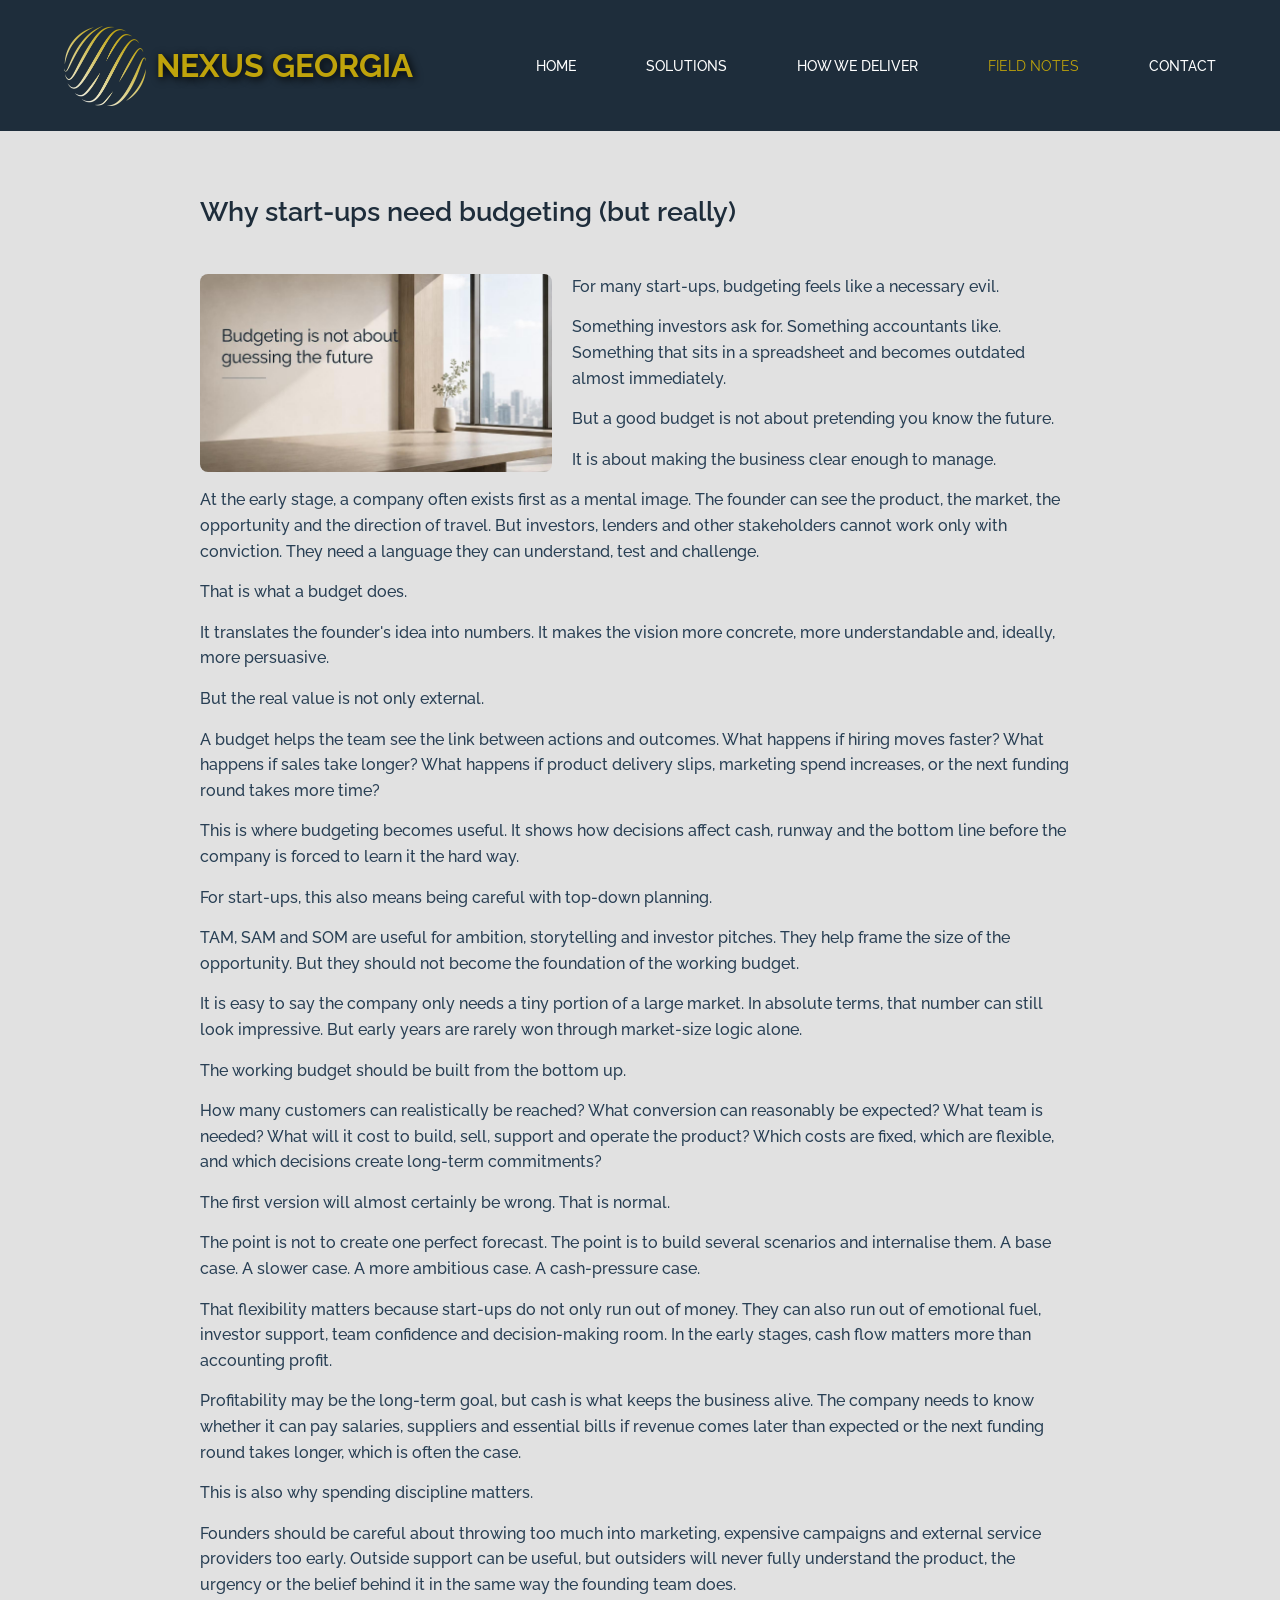
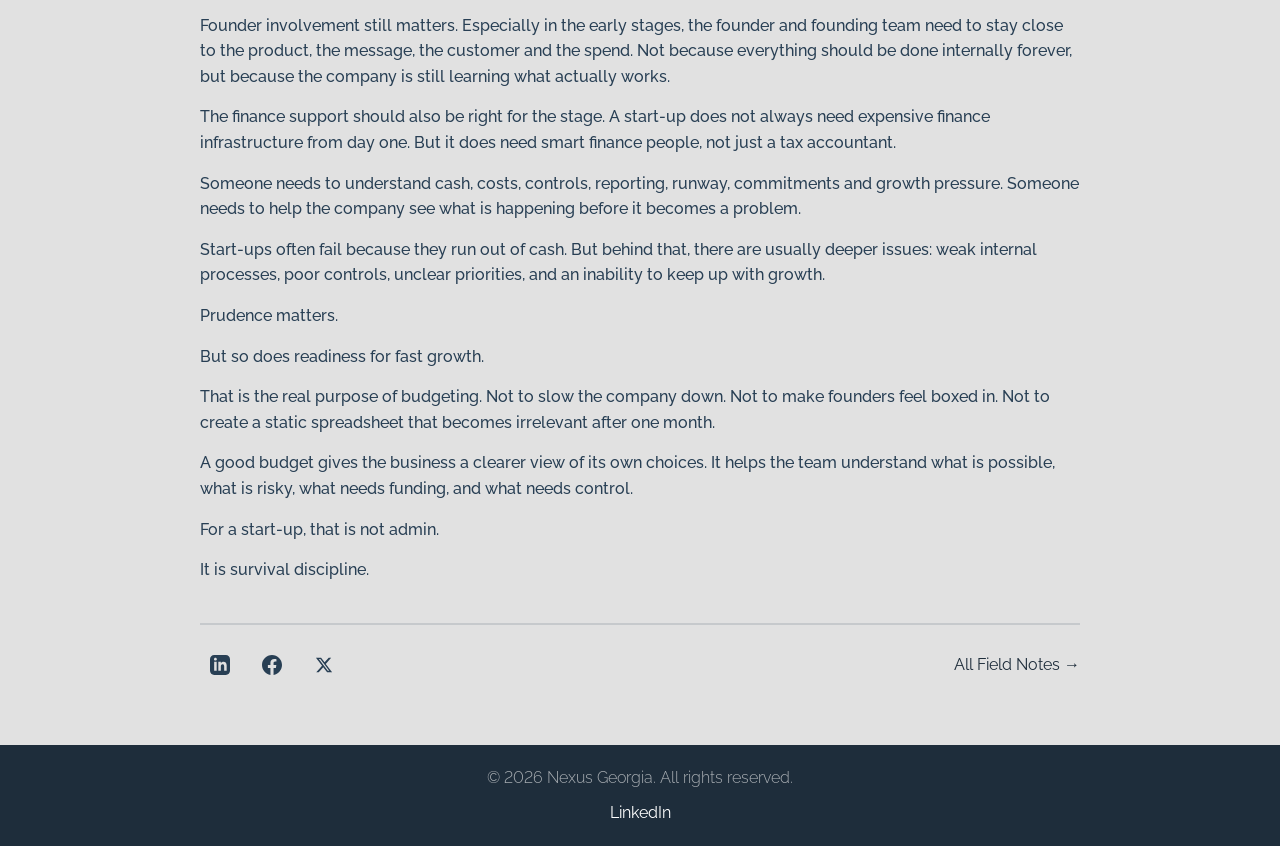
<file: field3.html>
<!DOCTYPE html>
<html lang="en">
<head>
    <meta charset="UTF-8">
    <meta name="viewport" content="width=device-width, initial-scale=1.0">
    <link rel="preconnect" href="https://fonts.googleapis.com">
    <link rel="preconnect" href="https://fonts.gstatic.com" crossorigin>
    <link href="https://fonts.googleapis.com/css2?family=Raleway:ital,wght@0,100..900;1,100..900&display=swap" rel="stylesheet">
    <title>Why start-ups need budgeting (but really) | Nexus Georgia</title>
    <link rel="icon" type="image/png" href="Assets/Favicon.png">
    <link rel="stylesheet" href="style.css">

    <meta property="og:type" content="article">
    <meta property="og:title" content="Why start-ups need budgeting (but really)">
    <meta property="og:description" content="For many start-ups, budgeting feels like a necessary evil. Something investors ask for. Something accountants like. Something that sits in a spreadsheet and becomes outdated almost immediately.">
    <meta property="og:url" content="https://okromchedlishvili.github.io/Nexusgeorgia.co/field3.html">
    <meta property="og:image" content="https://okromchedlishvili.github.io/Nexusgeorgia.co/Assets/field-3.jpg">
    <meta property="og:image:width" content="1200">
    <meta property="og:image:height" content="627">
    <meta name="twitter:card" content="summary_large_image">
    <meta name="twitter:title" content="Why start-ups need budgeting (but really)">
    <meta name="twitter:description" content="For many start-ups, budgeting feels like a necessary evil. Something investors ask for. Something accountants like. Something that sits in a spreadsheet and becomes outdated almost immediately.">
    <meta name="twitter:image" content="https://okromchedlishvili.github.io/Nexusgeorgia.co/Assets/field-3.jpg">
</head>

<body>
    <header class="navbar">
        <div class="logo-btn">
            <a href="index.html">
                <div class="logo">
                    <img src="Assets/Logo.png" alt="Nexus Georgia Logo" class="logo-img">
                    <h1 class="logo-title">NEXUS GEORGIA</h1>
                </div>
            </a>
        </div>

        <nav class="nav-menu">
            <a href="index.html">Home</a>
            <a href="index.html#solutions">Solutions</a>
            <a href="index.html#delivery">How We Deliver</a>
            <a href="fieldnotes.html" class="active">Field Notes</a>
            <a href="index.html#contacts">Contact</a>
        </nav>

        <button class="menu-toggle" aria-label="Toggle Navigation">
            <span></span>
            <span></span>
            <span></span>
        </button>
    </header>

    <main class="field-article-container">
        <article class="field-article-content">
            <h13 class="field-article-head">Why start-ups need budgeting (but really)</h13>
            <img src="Assets/field-3.jpg" alt="Investor-ready" class="innote-image">
            <div class="field-article-text">
                <p>For many start-ups, budgeting feels like a necessary evil.</p>
                <p>Something investors ask for. Something accountants like. Something that sits in a spreadsheet and becomes outdated almost immediately.</p>
                <p>But a good budget is not about pretending you know the future.</p>
                <p>It is about making the business clear enough to manage.</p>
                <p>At the early stage, a company often exists first as a mental image. The founder can see the product, the market, the opportunity and the direction of travel.
                    But investors, lenders and other stakeholders cannot work only with conviction. They need a language they can understand, test and challenge.
                </p>
                <p>That is what a budget does.</p>
                <p>It translates the founder's idea into numbers. It makes the vision more concrete, more understandable and, ideally, more persuasive.</p>
                <p>But the real value is not only external.</p>
                <p>A budget helps the team see the link between actions and outcomes. What happens if hiring moves faster? What happens if sales take longer?
                    What happens if product delivery slips, marketing spend increases, or the next funding round takes more time?
                </p>
                <p>This is where budgeting becomes useful. It shows how decisions affect cash, runway and the bottom line before the company is forced to learn it the hard way.</p>
                <p>For start-ups, this also means being careful with top-down planning.</p>
                <p>TAM, SAM and SOM are useful for ambition, storytelling and investor pitches. They help frame the size of the opportunity. But they should not become the foundation of the working budget.</p>
                <p>It is easy to say the company only needs a tiny portion of a large market. In absolute terms, that number can still look impressive. But early years are rarely won through market-size logic alone.</p>
                <p>The working budget should be built from the bottom up.</p>
                <p>How many customers can realistically be reached? What conversion can reasonably be expected? What team is needed? What will it cost to build, sell, support and operate the product?
                    Which costs are fixed, which are flexible, and which decisions create long-term commitments?
                </p>
                <p>The first version will almost certainly be wrong. That is normal.</p>
                <p>The point is not to create one perfect forecast. The point is to build several scenarios and internalise them. A base case. A slower case. A more ambitious case. A cash-pressure case.</p>
                <p>That flexibility matters because start-ups do not only run out of money. They can also run out of emotional fuel, investor support, team confidence and decision-making room.
                    In the early stages, cash flow matters more than accounting profit.
                </p>
                <p>Profitability may be the long-term goal, but cash is what keeps the business alive.
                    The company needs to know whether it can pay salaries, suppliers and essential bills if revenue comes later than expected or the next funding round takes longer, which is often the case.
                </p>
                <p>This is also why spending discipline matters.</p>
                <p>Founders should be careful about throwing too much into marketing, expensive campaigns and external service providers too early.
                    Outside support can be useful, but outsiders will never fully understand the product, the urgency or the belief behind it in the same way the founding team does.
                </p>
                <p>Founder involvement still matters. Especially in the early stages, the founder and founding team need to stay close to the product, the message, the customer and the spend.
                    Not because everything should be done internally forever, but because the company is still learning what actually works.
                </p>
                <p>The finance support should also be right for the stage. A start-up does not always need expensive finance infrastructure from day one. But it does need smart finance people, not just a tax accountant.</p>
                <p>Someone needs to understand cash, costs, controls, reporting, runway, commitments and growth pressure. Someone needs to help the company see what is happening before it becomes a problem.</p>
                <p>Start-ups often fail because they run out of cash. But behind that, there are usually deeper issues: weak internal processes, poor controls, unclear priorities, and an inability to keep up with growth.</p>
                <p>Prudence matters.</p>
                <p>But so does readiness for fast growth.</p>
                <p>That is the real purpose of budgeting. Not to slow the company down. Not to make founders feel boxed in. Not to create a static spreadsheet that becomes irrelevant after one month.</p>
                <p>A good budget gives the business a clearer view of its own choices. It helps the team understand what is possible, what is risky, what needs funding, and what needs control.</p>
                <p>For a start-up, that is not admin.</p>
                <p>It is survival discipline.</p>
            </div>

                <div class="share-container">
                    <div class="share-buttons">
                        <a href="https://www.linkedin.com/sharing/share-offsite/?url=https%3A%2F%2Fokromchedlishvili.github.io%2FNexusgeorgia.co%2Ffield3.html"
                        class="share-btn linkedin"
                        target="_blank"
                        rel="noopener noreferrer"
                        aria-label="Share on LinkedIn">
                            <svg xmlns="http://www.w3.org/2000/svg" viewBox="0 0 24 24" width="20" height="20" fill="currentColor">
                                <path d="M19 0h-14c-2.761 0-5 2.239-5 5v14c0 2.761 2.239 5 5 5h14c2.762 0 5-2.239 5-5v-14c0-2.761-2.238-5-5-5zm-11 19h-3v-11h3v11zm-1.5-12.268c-.966 0-1.75-.779-1.75-1.75s.784-1.75 1.75-1.75 1.75.779 1.75 1.75-.784 1.75-1.75 1.75zm13.5 12.268h-3v-5.604c0-3.368-4-3.113-4 0v5.604h-3v-11h3v1.765c1.396-2.586 7-2.777 7 2.476v6.759z"/>
                            </svg>
                        </a>
                        <a href="https://www.facebook.com/sharer/sharer.php?u=https%3A%2F%2Fokromchedlishvili.github.io%2FNexusgeorgia.co%2Ffield3.html"
                        class="share-btn facebook"
                        target="_blank"
                        rel="noopener noreferrer"
                        aria-label="Share on Facebook">
                            <svg xmlns="http://www.w3.org/2000/svg" viewBox="0 0 24 24" width="20" height="20" fill="currentColor">
                                <path d="M24 12.073c0-6.627-5.373-12-12-12s-12 5.373-12 12c0 5.99 4.388 10.954 10.125 11.854v-8.385H7.078v-3.47h3.047V9.43c0-3.007 1.792-4.669 4.533-4.669 1.312 0 2.686.235 2.686.235v2.953H15.83c-1.491 0-1.956.925-1.956 1.874v2.25h3.328l-.532 3.47h-2.796v8.385C19.612 23.027 24 18.062 24 12.073z"/>
                            </svg>
                        </a>
                        <a href="https://twitter.com/intent/tweet?url=https%3A%2F%2Fokromchedlishvili.github.io%2FNexusgeorgia.co%2Ffield3.html&text=Why%20start-ups%20need%20budgeting%20%28but%20really%29"
                        class="share-btn twitter"
                        target="_blank"
                        rel="noopener noreferrer"
                        aria-label="Share on Twitter">
                            <svg xmlns="http://www.w3.org/2000/svg" viewBox="0 0 24 24" width="18" height="18" fill="currentColor">
                                <path d="M18.244 2.25h3.308l-7.227 8.26 8.502 11.24H16.17l-5.214-6.817L4.99 21.75H1.68l7.73-8.835L1.254 2.25H8.08l4.713 6.231zm-1.161 17.52h1.833L7.084 4.126H5.117z"/>
                            </svg>
                        </a>
                    </div>
                    
                    <a href="fieldnotes.html" class="back-button">All Field Notes →</a>
                </div>
        </article>
    </main>

    <footer id="footer" class="footer-section">
        <p>&copy; 2026 Nexus Georgia. All rights reserved.</p>
        <div class="footer-social">
            <a href="https://www.linkedin.com/company/nexus-georgia/" target="_blank" rel="noopener noreferrer" aria-label="LinkedIn">
                <span>LinkedIn</span>
            </a>
        </div>
    </footer>

    <button id="scrollToTopBtn" class="scroll-to-top" aria-label="Scroll to top">&#8593;</button>

    <script src="fieldnotes.js"></script>
</body>
</html>
</file>
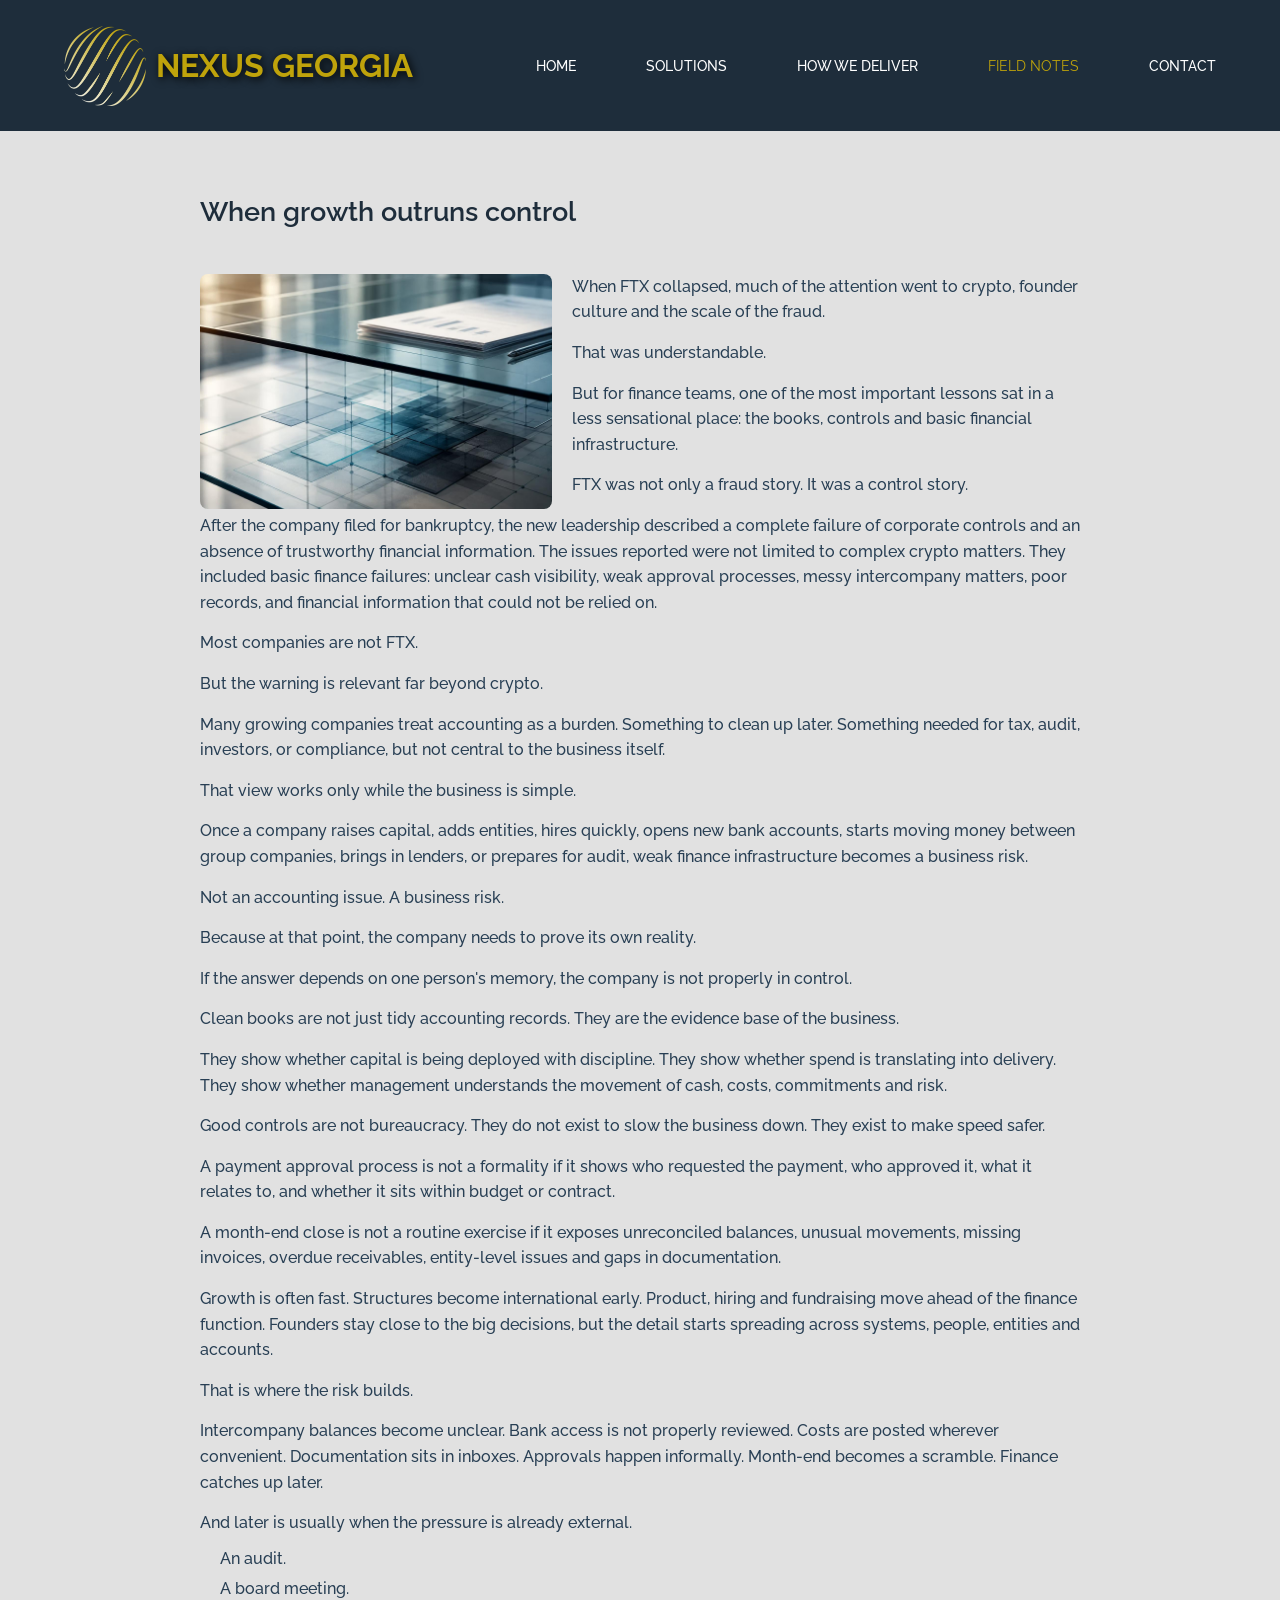
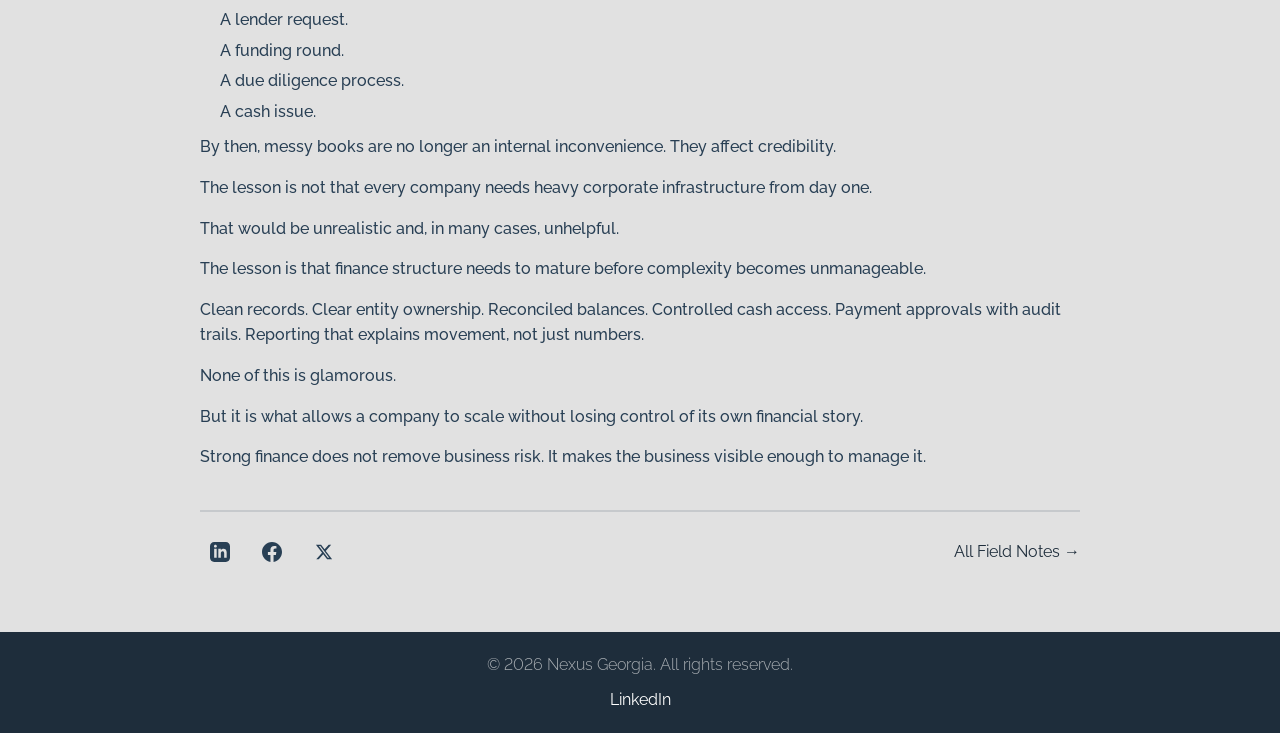
<file: field4.html>
<!DOCTYPE html>
<html lang="en">
<head>
    <meta charset="UTF-8">
    <meta name="viewport" content="width=device-width, initial-scale=1.0">
    <link rel="preconnect" href="https://fonts.googleapis.com">
    <link rel="preconnect" href="https://fonts.gstatic.com" crossorigin>
    <link href="https://fonts.googleapis.com/css2?family=Raleway:ital,wght@0,100..900;1,100..900&display=swap" rel="stylesheet">
    <title>When growth outruns control | Nexus Georgia</title>
    <link rel="icon" type="image/png" href="Assets/Favicon.png">
    <link rel="stylesheet" href="style.css">

    <meta property="og:type" content="article">
    <meta property="og:title" content="When growth outruns control">
    <meta property="og:description" content="When FTX collapsed, much of the attention went to crypto, founder culture and the scale of the fraud. That was understandable.">
    <meta property="og:url" content="https://okromchedlishvili.github.io/Nexusgeorgia.co/field4.html">
    <meta property="og:image" content="https://okromchedlishvili.github.io/Nexusgeorgia.co/Assets/field-4.jpg">
    <meta property="og:image:width" content="1200">
    <meta property="og:image:height" content="627">
    <meta name="twitter:card" content="summary_large_image">
    <meta name="twitter:title" content="When growth outruns control">
    <meta name="twitter:description" content="When FTX collapsed, much of the attention went to crypto, founder culture and the scale of the fraud. That was understandable.">
    <meta name="twitter:image" content="https://okromchedlishvili.github.io/Nexusgeorgia.co/Assets/field-4.jpg">
</head>

<body>
    <header class="navbar">
        <div class="logo-btn">
            <a href="index.html">
                <div class="logo">
                    <img src="Assets/Logo.png" alt="Nexus Georgia Logo" class="logo-img">
                    <h1 class="logo-title">NEXUS GEORGIA</h1>
                </div>
            </a>
        </div>

        <nav class="nav-menu">
            <a href="index.html">Home</a>
            <a href="index.html#solutions">Solutions</a>
            <a href="index.html#delivery">How We Deliver</a>
            <a href="fieldnotes.html" class="active">Field Notes</a>
            <a href="index.html#contacts">Contact</a>
        </nav>

        <button class="menu-toggle" aria-label="Toggle Navigation">
            <span></span>
            <span></span>
            <span></span>
        </button>
    </header>

    <main class="field-article-container">
        <article class="field-article-content">
            <h13 class="field-article-head">When growth outruns control</h13>
            <img src="Assets/field-4.jpg" alt="Investor-ready" class="innote-image">
            <div class="field-article-text">
                <p>When FTX collapsed, much of the attention went to crypto, founder culture and the scale of the fraud.</p>
                <p>That was understandable.</p>
                <p>But for finance teams, one of the most important lessons sat in a less sensational place: the books, controls and basic financial infrastructure.</p>
                <p>FTX was not only a fraud story. It was a control story.</p>
                <p>After the company filed for bankruptcy, the new leadership described a complete failure of corporate controls and an absence of trustworthy financial information.
                    The issues reported were not limited to complex crypto matters. They included basic finance failures: unclear cash visibility, weak approval processes, messy intercompany matters, poor records, and financial information that could not be relied on.
                </p>
                <p>Most companies are not FTX.</p>
                <p>But the warning is relevant far beyond crypto.</p>
                <p>Many growing companies treat accounting as a burden. Something to clean up later. Something needed for tax, audit, investors, or compliance, but not central to the business itself.</p>
                <p>That view works only while the business is simple.</p>
                <p>Once a company raises capital, adds entities, hires quickly, opens new bank accounts, starts moving money between group companies, brings in lenders, or prepares for audit, weak finance infrastructure becomes a business risk.</p>
                <p>Not an accounting issue. A business risk.</p>
                <p>Because at that point, the company needs to prove its own reality.</p>
                <p>If the answer depends on one person's memory, the company is not properly in control.</p>
                <p>Clean books are not just tidy accounting records. They are the evidence base of the business.</p>
                <p>They show whether capital is being deployed with discipline. They show whether spend is translating into delivery. They show whether management understands the movement of cash, costs, commitments and risk.</p>
                <p>Good controls are not bureaucracy. They do not exist to slow the business down. They exist to make speed safer.</p>
                <p>A payment approval process is not a formality if it shows who requested the payment, who approved it, what it relates to, and whether it sits within budget or contract.</p>
                <p>A month-end close is not a routine exercise if it exposes unreconciled balances, unusual movements, missing invoices, overdue receivables, entity-level issues and gaps in documentation.</p>
                <p>Growth is often fast. Structures become international early. Product, hiring and fundraising move ahead of the finance function. Founders stay close to the big decisions, but the detail starts spreading across systems, people, entities and accounts.</p>
                <p>That is where the risk builds.</p>
                <p>Intercompany balances become unclear. Bank access is not properly reviewed. Costs are posted wherever convenient. Documentation sits in inboxes. Approvals happen informally. Month-end becomes a scramble. Finance catches up later.</p>
                <p>And later is usually when the pressure is already external.</p>
                <div class="growth-list">
                    <p>An audit.</p>
                    <p>A board meeting.</p>
                    <p>A lender request.</p>
                    <p>A funding round.</p>
                    <p>A due diligence process.</p>
                    <p>A cash issue.</p>
                </div>
                <p>By then, messy books are no longer an internal inconvenience. They affect credibility.</p>
                <p>The lesson is not that every company needs heavy corporate infrastructure from day one.</p>
                <p>That would be unrealistic and, in many cases, unhelpful.</p>
                <p>The lesson is that finance structure needs to mature before complexity becomes unmanageable.</p>
                <p>Clean records. Clear entity ownership. Reconciled balances. Controlled cash access. Payment approvals with audit trails. Reporting that explains movement, not just numbers.</p>
                <p>None of this is glamorous.</p>
                <p>But it is what allows a company to scale without losing control of its own financial story.</p>
                <p>Strong finance does not remove business risk. It makes the business visible enough to manage it.</p>
            </div>

                <div class="share-container">
                    <div class="share-buttons">
                        <a href="https://www.linkedin.com/sharing/share-offsite/?url=https%3A%2F%2Fokromchedlishvili.github.io%2FNexusgeorgia.co%2Ffield4.html"
                        class="share-btn linkedin"
                        target="_blank"
                        rel="noopener noreferrer"
                        aria-label="Share on LinkedIn">
                            <svg xmlns="http://www.w3.org/2000/svg" viewBox="0 0 24 24" width="20" height="20" fill="currentColor">
                                <path d="M19 0h-14c-2.761 0-5 2.239-5 5v14c0 2.761 2.239 5 5 5h14c2.762 0 5-2.239 5-5v-14c0-2.761-2.238-5-5-5zm-11 19h-3v-11h3v11zm-1.5-12.268c-.966 0-1.75-.779-1.75-1.75s.784-1.75 1.75-1.75 1.75.779 1.75 1.75-.784 1.75-1.75 1.75zm13.5 12.268h-3v-5.604c0-3.368-4-3.113-4 0v5.604h-3v-11h3v1.765c1.396-2.586 7-2.777 7 2.476v6.759z"/>
                            </svg>
                        </a>
                        <a href="https://www.facebook.com/sharer/sharer.php?u=https%3A%2F%2Fokromchedlishvili.github.io%2FNexusgeorgia.co%2Ffield4.html"
                        class="share-btn facebook"
                        target="_blank"
                        rel="noopener noreferrer"
                        aria-label="Share on Facebook">
                            <svg xmlns="http://www.w3.org/2000/svg" viewBox="0 0 24 24" width="20" height="20" fill="currentColor">
                                <path d="M24 12.073c0-6.627-5.373-12-12-12s-12 5.373-12 12c0 5.99 4.388 10.954 10.125 11.854v-8.385H7.078v-3.47h3.047V9.43c0-3.007 1.792-4.669 4.533-4.669 1.312 0 2.686.235 2.686.235v2.953H15.83c-1.491 0-1.956.925-1.956 1.874v2.25h3.328l-.532 3.47h-2.796v8.385C19.612 23.027 24 18.062 24 12.073z"/>
                            </svg>
                        </a>
                        <a href="https://twitter.com/intent/tweet?url=https%3A%2F%2Fokromchedlishvili.github.io%2FNexusgeorgia.co%2Ffield4.html&text=When%20growth%20outruns%20control"
                        class="share-btn twitter"
                        target="_blank"
                        rel="noopener noreferrer"
                        aria-label="Share on Twitter">
                            <svg xmlns="http://www.w3.org/2000/svg" viewBox="0 0 24 24" width="18" height="18" fill="currentColor">
                                <path d="M18.244 2.25h3.308l-7.227 8.26 8.502 11.24H16.17l-5.214-6.817L4.99 21.75H1.68l7.73-8.835L1.254 2.25H8.08l4.713 6.231zm-1.161 17.52h1.833L7.084 4.126H5.117z"/>
                            </svg>
                        </a>
                    </div>
                    
                    <a href="fieldnotes.html" class="back-button">All Field Notes →</a>
                </div>
        </article>
    </main>

    <footer id="footer" class="footer-section">
        <p>&copy; 2026 Nexus Georgia. All rights reserved.</p>
        <div class="footer-social">
            <a href="https://www.linkedin.com/company/nexus-georgia/" target="_blank" rel="noopener noreferrer" aria-label="LinkedIn">
                <span>LinkedIn</span>
            </a>
        </div>
    </footer>

    <button id="scrollToTopBtn" class="scroll-to-top" aria-label="Scroll to top">&#8593;</button>

    <script src="fieldnotes.js"></script>
</body>
</html>
</file>
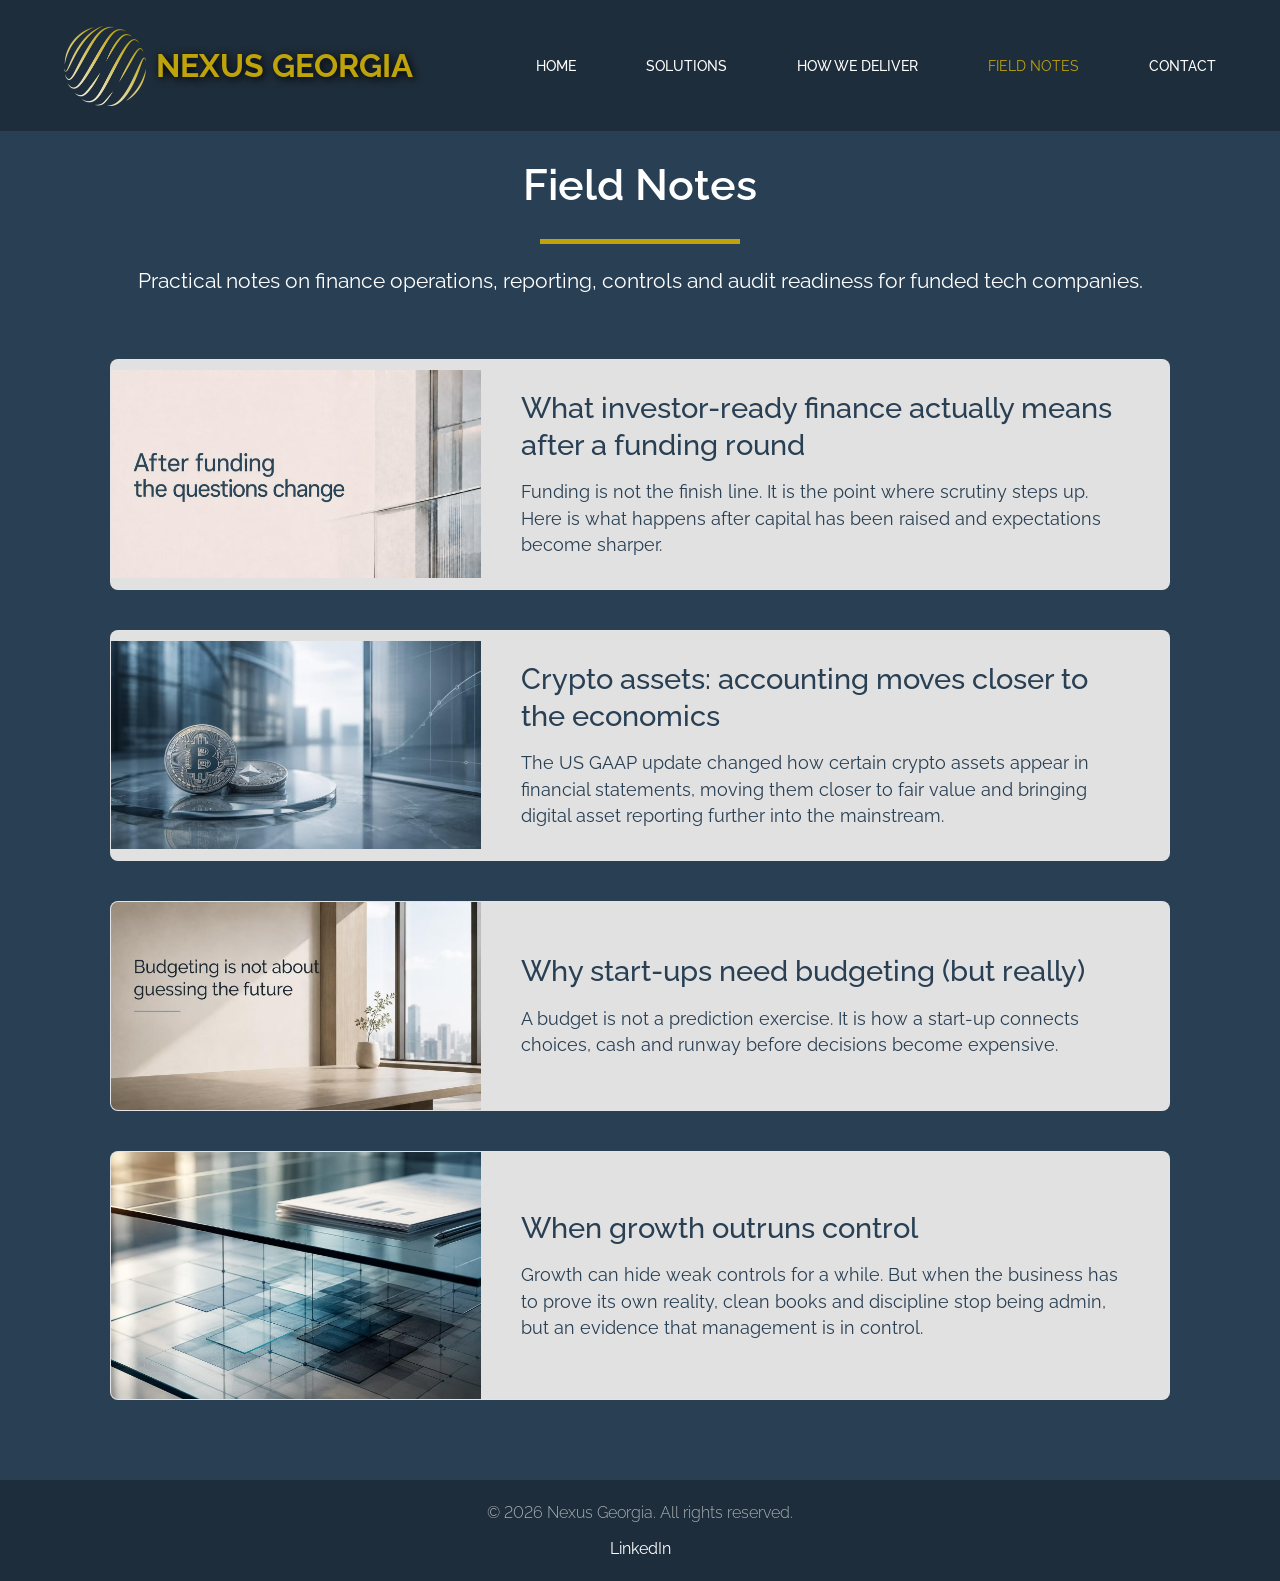
<file: fieldnotes.html>
<!DOCTYPE html>
<html lang="en">
<head>
    <meta charset="UTF-8">
    <meta name="viewport" content="width=device-width, initial-scale=1.0">
    <link rel="preconnect" href="https://fonts.googleapis.com">
    <link rel="preconnect" href="https://fonts.gstatic.com" crossorigin>
    <link href="https://fonts.googleapis.com/css2?family=Raleway:ital,wght@0,100..900;1,100..900&display=swap" rel="stylesheet">
    <title>Field Notes | Nexus Georgia</title>
    <link rel="icon" type="image/png" href="Assets/Favicon.png">
    <link rel="stylesheet" href="style.css">
</head>

<body>
    <header class="navbar">
        <div class="logo-btn">
            <a href="index.html">
                <div class="logo">
                    <img src="Assets/Logo.png" alt="Nexus Georgia Logo" class="logo-img">
                    <h1 class="logo-title">NEXUS GEORGIA</h1>
                </div>
            </a>
        </div>

        <nav class="nav-menu">
            <a href="index.html">Home</a>
            <a href="index.html#solutions">Solutions</a>
            <a href="index.html#delivery">How We Deliver</a>
            <a href="fieldnotes.html" class="active">Field Notes</a>
            <a href="index.html#contacts">Contact</a>
        </nav>

        <button class="menu-toggle" aria-label="Toggle Navigation">
            <span></span>
            <span></span>
            <span></span>
        </button>
    </header>

    <main class="field-notes">
        <div class="field-intro">
            <h11 class="field-head">Field Notes</h11>
            <div class="divider-field"></div>
            <p class="field-subhead">Practical notes on finance operations, reporting, controls and audit readiness for funded tech companies.</p>
        </div>

        <div class="field-container">

            <a href="field1.html" class="note-card">
                <div class="field-image">
                    <img src="Assets/field-1.jpg" alt="Invertor-ready" class="note-image">
                </div>
                <div class="note-content">
                    <h12>What investor-ready finance actually means after a funding round</h12>
                    <p>Funding is not the finish line. It is the point where scrutiny steps up. Here is what happens after capital has been raised and expectations become sharper.</p>
                </div>
            </a>

            <a href="field2.html" class="note-card">
                <div class="field-image">
                    <img src="Assets/field-2.jpg" alt="Crypto assets" class="note-image">
                </div>
                <div class="note-content">
                    <h12>Crypto assets: accounting moves closer to the economics</h12>
                    <p>The US GAAP update changed how certain crypto assets appear in financial statements, moving them closer to fair value and bringing digital asset reporting further into the mainstream.</p>
                </div>
            </a>

            <a href="field3.html" class="note-card">
                <div class="field-image">
                    <img src="Assets/field-3.jpg" alt="Budgeting" class="note-image">
                </div>
                <div class="note-content">
                    <h12>Why start-ups need budgeting (but really)</h12>
                    <p>A budget is not a prediction exercise. It is how a start-up connects choices, cash and runway before decisions become expensive.</p>
                </div>
            </a>

            <a href="field4.html" class="note-card">
                <div class="field-image">
                    <img src="Assets/field-4.jpg" alt="Growth over control" class="note-image">
                </div>
                <div class="note-content">
                    <h12>When growth outruns control</h12>
                    <p>Growth can hide weak controls for a while. But when the business has to prove its own reality, clean books and discipline stop being admin, but an evidence that management is in control.</p>
                </div>
            </a>

        </div>
    </main>

    <footer id="footer" class="footer-section">
        <p>&copy; 2026 Nexus Georgia. All rights reserved.</p>
        <div class="footer-social">
            <a href="https://www.linkedin.com/company/nexus-georgia/" target="_blank" rel="noopener noreferrer" aria-label="LinkedIn">
                <span>LinkedIn</span>
            </a>
        </div>
    </footer>

    <button id="scrollToTopBtn" class="scroll-to-top" aria-label="Scroll to top">&#8593;</button>

    <script src="fieldnotes.js"></script>
</body>
</html>
</file>
<file: style.css>
:root {
    --bg-main: #1e2d3b;
    --bg-accent: #283F54;
    --bg-light: #e1e1e1;
    --text-main: #ffffff;
    --accent: #BFA30B;
}

* {
    margin: 0;
    padding: 0;
    box-sizing: border-box;
}

section[id] {
    scroll-margin-top: 20vh;
}

html {
    scroll-behavior: smooth;
}

body {
    font-family: 'Raleway', sans-serif;
    color: var(--text-main);
    background-color: var(--bg-main);
    line-height: 1.6;
    -webkit-font-smoothing: antialiased;
    font-variant-numeric: lining-nums tabular-nums;
    overflow-x: hidden;
    scrollbar-color: rgba(159, 159, 159, 0.95) rgba(44, 44, 44, 1);
}

.navbar {
    display: flex;
    justify-content: space-between;
    align-items: center;
    padding: 2% 5%;
    background-color: rgb(30 45 59);
    backdrop-filter: blur(10px);
    position: sticky;
    top: 0;
    z-index: 1000;
}

.logo {
    display: flex;
    flex-direction: row;
    align-items: center;
    gap: 10px;
}

.logo-btn a {
    text-decoration: none;
}

.logo-title {
    color: var(--accent);
    text-shadow: 2px 2px 8px black;
}

.logo-img {
    height: 80px;
    width: auto;
    display: block;
}

.nav-menu {
    display: flex;
    align-items: center;
    gap: 70px;
}

.nav-menu a {
    text-decoration: none;
    color: var(--text-main);
    font-size: 0.9rem;
    font-weight: 500;
    transition: color 0.2s ease;
    text-transform: uppercase;
}

.nav-menu a.active {
    color: var(--accent);
    font-weight: 400;
}

.nav-menu a:hover {
    color: var(--accent);
}

.menu-toggle {
    display: none;
    flex-direction: column;
    justify-content: space-between;
    width: 24px;
    height: 18px;
    background: transparent;
    border: none;
    cursor: pointer;
}

.hero-section {
    height: 85vh;
    max-height: 1000px;
    background-image: url('Assets/Office\ Ninutsa.jpg'); 
    background-size: cover;
    background-position: center;
    background-repeat: no-repeat;
    display: flex;
    justify-content: flex-end; 
    align-items: stretch;
}

.hero-content {
    width: 45%; 
    min-width: 380px;
    background-color: rgba(30, 45, 59, 0.65);
    backdrop-filter: blur(5px);
    display: flex;
    flex-direction: column;
    justify-content: center;
    padding: 60px;
    color: #ffffff;
}

.hero-content .hero-title {
    font-size: 1.8rem;
    font-weight: 700;
    color: var(--accent);
    margin-bottom: 5px;
}

.hero-content .hero-subtitle {
    font-size: 1.4rem;
    font-weight: 600;
    color: var(--accent);
}

.hero-content .divider-home {
    width: 140px;
    height: 4px;
    background-color: var(--accent);
    margin-top: 40px;
    margin-bottom: 40px;
}

.hero-content .hero-tagline {
    font-size: 1.4rem;
    color: var(--accent);
}

.hero-break {
    font-size: 1.4rem;
    color: var(--accent);
    margin-top: 10px;
}

.solutions-section {
    margin: 0 auto;
    padding: 40px 0;
    max-width: 1200px;
    padding-left: clamp(160px, 5vw, 500px);
    padding-right: clamp(160px, 5vw, 500px);
    text-align: center;
}

.solutions-section h2 {
    font-size: 3rem;
    text-transform: uppercase;
    text-align: left;
}

.divider-solutions {
    width: 200px;
    height: 10px;
    background-color: var(--accent);
    margin-bottom: 40px;
}

.solutions-intro {
    font-size: 1.5rem;
    color: var(--text-main);
    text-align: left;
    margin-bottom: 60px;
}

.solutions-grid {
    display: flex;
    flex-direction: column;
    gap: 24px;
    grid-template-columns: repeat(3, 1fr);
}

.solution-card {
    display: flex;
    align-items: center;
    justify-content: flex-start;
    gap: 40px;
    background-color: rgb(33, 50, 66);
    padding: 20px 200px;
    border-radius: 8px;
    border: 2px solid rgb(20, 20, 20);
    transition: background-color 0.3s ease, border-color 0.3s ease;
    cursor: pointer;
}

.solution-card:hover {
    background-color: rgba(255, 255, 255, 0.05);
    border-color: var(--accent);
    box-shadow: none;
}

.solutions-icon {
    width: 48px;
    height: auto;
    display: block;
    margin-right: 30px;
}

.card-text {
    text-align: center;
}

#first-card {
    margin-left: 20px;
}

#third-card {
    margin-left: 30px;
}

.solution-card h3 {
    font-size: 1.6rem;
    font-weight: 1200;
    margin-bottom: 15px;
    font-weight: 600;
}

.solution-card p {
    font-size: 1.2rem;
    font-weight: 400;
}

.solutions-outro {
    font-size: 1.5rem;
    font-weight: 700;
    text-align: left;
    color: var(--accent);
    margin-top: 40px;
    margin-bottom: 60px;
}

.delivery-section{
    background-color: var(--bg-accent);
}

.delivery-box {
    margin: 0 auto;
    padding: 40px 0;
    text-align: left;
    max-width: 1200px;
    padding-left: clamp(160px, 5vw, 500px);
    padding-right: clamp(160px, 5vw, 500px);
}

.delivery-head {
    font-size: 40px;
    text-transform: uppercase;
    margin-bottom: 10px;
}

.divider-delivery {
    width: 200px;
    height: 10px;
    background-color: var(--accent);
    margin-bottom: 40px
}

.clock-lights {
    width: 100vw;
    position: relative;
    left: 50%;
    right: 50%;
    margin-left: -50vw;
    margin-right: -50vw;
    display: block;
    height: auto; 
    max-width: none;
    height: 200px;
    object-fit: cover;
}

.delivery-grid {
    display: flex;
    justify-content: flex-start;
    margin-top: 40px;
    margin-bottom: 40px;
    gap: 20px;
}

.delivery-card {
    border-style: solid;
    border-width: 0.5px;
    border-color: var(--bg-main);
    border-radius: 10px;
    box-shadow: 1px 2px 4px var(--bg-main);
    padding: 10px 20px;
    font-size: 18pt;
    font-weight: 600;
    transition: color 0.3s ease;
    cursor: pointer;
}

.delivery-card:hover {
    color: var(--accent);
}

.delivery-row {
    font-size: 14pt;
}

.delivery-text {
    margin-bottom: 20px;
}

.divider-text {
    width: 100px;
    height: 4px;
    background-color: var(--accent);
    margin-bottom: 20px;
}

.client-section {
    background-color: var(--bg-main);
    padding: 40px 0;
    margin: 0 auto;
    max-width: 1200px;
    padding-left: clamp(160px, 5vw, 500px);
    padding-right: clamp(160px, 5vw, 500px);
}

.clients-head {
    font-size: 32pt;
    color: var(--text-main);
}

.clients-subhead {
    font-size: 14pt;
    margin-top: -5px;
    margin-left: 5px;
    color: var(--accent);
    margin-bottom: 25px;
}

.clients {
    font-size: 13pt;
}

.quotes {
    margin: -20px 0 5px -10px;
    border-bottom: 2px solid var(--accent);
}

.client-row {
    display: flex;
    flex-direction: row;
    gap: 20px;
    margin-bottom: 20px;
}

.circle {    
    display: inline-flex;
    align-items: center;
    justify-content: center;
    width: 50px;
    height: 50px;
    border-radius: 50%;
    border: 2px solid var(--accent);
    color: var(--text-main);
    font-weight: 700;
    font-size: 0.9rem;
    margin-right: 8px;
    vertical-align: middle;
}

.client-1 {
    padding: 40px;
    border-radius: 20px;
    margin-top: 10px;
    background-color: var(--bg-accent);
    max-width: 50%;
}

.first-quote {
    margin-left: -10px;
    border-bottom: 2px solid var(--accent);
}

.quote-1 {
    font-style: italic;
    margin-bottom: 20px;
}

.author-1 {
    margin-top: 30px;
    margin-left: -10px;
    white-space: nowrap;
}

.client-2 {
    padding: 40px;
    border-radius: 20px;
    margin-top: 10px;
    background-color: var(--bg-accent);
    max-width: 50%;
}

.quote-2 {
    font-style: italic;
    margin-bottom: 20px;
    padding-bottom: 20px;
    border-bottom: 2px solid var(--accent);
    margin-left: -10px;
}

.author-2 {
    margin-top: 30px;
    white-space: nowrap;
    margin-left: -10px;
}

.highlight {
    color: var(--accent);
}

.international-delivery {
    height: auto;
    width: 100vw;
    display: flex;
    margin: 0;
    padding: 0;
}

.international-image {
    width: 55vw;
    background-image: url('Assets/Tbilisi.png');
    background-size: cover;
    background-position: center;
    background-repeat: no-repeat;
    flex-shrink: 0;
}

@media (min-width: 1600px) {
    .international-image {
        width: 65vw;
    }
}

@media (min-width: 2560px) {
    .international-image {
        width: 70vw;
    }
}

.international-content {
    width: 100%;
    display: flex;
    flex-direction: row;
}

.international-card {
    background-color: var(--bg-accent);
    height: 100%;
    width: 100%;
    padding: 25px;
    padding-right: 40px;
}

.international-head {
    font-size: 24pt;
    text-transform: uppercase;
    margin-bottom: 10px;
}

.divider-international {
    width: 200px;
    height: 10px;
    background-color: var(--accent);
    margin-bottom: 10px
}

.international-text {
    margin-bottom: 12px;
}

#accolades {
    background-color: var(--accent);
    height: 20vh;
    display: flex;
    flex-direction: row;
    justify-content: center;
    align-items: center;
    gap: 20px;
}

.accolade {
    font-size: 16pt;
    font-weight: 800;
    color: var(--bg-accent);
    width: 240px;
    text-align: center;
}

.divider-accolades {
    width: 2px;
    height: 80px;
    background-color: #ffffff;
}

.contact-section {
    width: 100%;
    min-height: 70vh;
    background-image: url(Assets/Bidzo\ &\ Tamuna.jpg);
    background-size: cover;
    background-position: center;
    background-repeat: no-repeat;
    display: flex;
    justify-content: center;
    align-items: center;
    padding: 80px 20px;
}

.contact-intro {
    /* background-color: rgba(40, 63, 84, 0.5); */
    border-radius: 10px;
    padding: 20px;
    margin-bottom: 20px;
    border-radius: 10px;    
}

.contact-content {
    padding: 0 100px;
    width: 100%;
    max-width: 900px;
}

.contact-head {
    font-size: 32pt;
    text-transform: uppercase;
    font-weight: 700;
}

.divider-contact {
    width: 180px;
    height: 10px;
    background-color: var(--accent);
    margin-bottom: 20px;
    margin-top: 10px;
}

.contact-subhead {
    font-size: 20pt;
    font-weight: 600;
    max-width: 350px;
    line-height: 24pt;
}

.contact-talk {
    font-size: 24pt;
    font-weight: 600;
    margin-top: 40px;
    margin-bottom: 10px;
}

.contact-form {
    display: flex;
    flex-direction: column;
    gap: 20px;
    align-items: center;
}

.name-email {
    display: flex;
    gap: 20px;
    width: 100%;
}

.message-text {
    width: 100%;
}

.form-input, .form-textarea {
    width: 100%;
    background-color: rgba(245, 246, 247, 0.95);
    border: none;
    outline: none;
    padding: 16px 20px;
    font-size: 1.1rem;
    color: #3f5164;
    font-family: inherit;
    border-radius: 10px;
}

.form-input::placeholder, .form-textarea::placeholder {
    color: var(--bg-main);
    font-weight: 300;
}

.form-textarea {
    height: 180px;
    resize: none;
}

.btn-submit {
    background-color: var(--bg-accent);
    color: var(--accent);
    font-size: 1.2rem;
    font-weight: 600;
    padding: 14px 60px;
    border: none;
    cursor: pointer;
    transition: background-color 0.2s ease, transform 0.1s ease;
    border-radius: 10px;
}

.btn-submit:hover { 
    background-color: var(--bg-main);
}

.btn-submit:active {
    transform: scale(0.98);
}

.bottom-note {
    text-align: center;
    margin-top: 40px;
    margin-bottom: -40px;
    /* background-color: rgba(40, 63, 84, 0.5); */
    padding: 10px;
    border-radius: 10px;
}

.note-head {
    font-size: 20pt;
    font-weight: 600;
}

.footer-section {
    width: 100%;
    background-color: var(--bg-main);
    padding: 20px 20px;
    text-align: center;
}

.footer-section p {
    font-size: 12pt;
    font-weight: 300;
    color: rgba(245, 245, 245, 0.65);
}

.footer-social {
    margin: 10px auto 0 auto;
}

.footer-social a {
    text-decoration: none;
    color: inherit;
    cursor: pointer;
}

.footer-social a:hover {
    color: var(--accent);
}

.modal-overlay {
    position: fixed;
    top: 0;
    left: 0;
    width: 100%;
    height: 100%;
    background-color: rgba(0, 0, 0, 0.6);
    backdrop-filter: blur(5px);
    z-index: 2000;  
    display: flex;
    justify-content: center;
    align-items: center;
    opacity: 0;
    pointer-events: none;
    transition: opacity 0.3s ease;
}

.modal-overlay.active {
    opacity: 1;
    pointer-events: auto;
}

.modal-content-solutions {
    background-color: var(--bg-main);
    color: var(--text-main);
    padding: 40px;
    border-radius: 12px;
    max-width: 900px;
    width: 90%;
    position: relative;
    box-shadow: 0 10px 30px rgba(0,0,0,0.3);
    display: none;
    text-align: left;
    max-height: 85vh;
    overflow-y: auto;
    overscroll-behavior: contain;
}

.modal-content-solutions.active {
    display: block;
}

.modal-content-solutions h9 {
    font-size: 2rem;
    font-weight: 700;
    display: block;
    margin-bottom: 10px;
}

.modal-intro {
    color: var(--text-main);
    font-size: 16pt;
    font-weight: 600;
    margin-bottom: 20px;
}

.modal-list li {
    font-size: 1.2rem;
    margin-bottom: 12px;
    color: var(--text-main);
    list-style-type: disc;
    margin-left: 40px;
    padding-left: 20px;
    text-align: left;
}

.modal-plus {
    margin-top: -10px;
    margin-bottom: 20px;
}

.divider-lightbox {
    background-color: var(--accent);
    width: 100px;
    height: 5px;
    margin-bottom: 20px;
}

.modal-content-delivery {
    background-color: var(--bg-main);
    color: var(--text-main);
    padding: 40px;
    border-radius: 12px;
    max-width: 900px;
    width: 90%;
    position: relative;
    box-shadow: 0 10px 30px rgba(0,0,0,0.3);
    display: none;
    text-align: left;
    max-height: 85vh;
    overflow-y: auto;
    overscroll-behavior: contain;
}

.modal-content-delivery.active {
    display: block;
}

.modal-content-delivery h9 {
    font-size: 2rem;
    font-weight: 700;
    display: block;
    margin-bottom: 10px;
}

.modal-subhead {
    font-size: 1.3rem;
    color: var(--text-main);
    font-weight: 600;
    margin-bottom: 10px;
}

.modal-text {
    font-size: 1.1rem;
    margin-bottom: 30px;
}

.modal-team-grid {
    display: flex;
    flex-direction: column;
    gap: 25px;
    margin-top: 20px;
}

.team-member-card {
    display: flex;
    align-items: center;
    background-color: rgba(255, 255, 255, 0.03);
    border: 1px solid rgba(255, 255, 255, 0.1);
    border-radius: 8px;
    padding: 20px;
    gap: 25px;
}

.member-avatar-container {
    flex-shrink: 0;
}

.member-avatar {
    width: 150px;
    height: 150px;
    border-radius: 50%;
    object-fit: cover;
    border: 2px solid var(--accent);
}

.member-info {
    flex-grow: 1;
}

.member-header {
    display: flex;
    align-items: center;
    gap: 12px;
}

.member-header h10 {
    font-size: 1.3rem;
    font-weight: 600;
    color: #ffffff;
}

.linkedin-icon {
    width: 20px;
    height: 20px;
    fill: #0077b5;
    transition: transform 0.2s ease;
}

.linkedin-link:hover .linkedin-icon {
    transform: scale(1.1);
}

.member-title {
    font-size: 1.1rem;
    color: var(--accent);
    font-weight: 500;
    margin-bottom: 8px;
}

.member-details {
    list-style-type: none !important;
    padding-left: 0 !important;
}

.member-details li {
    font-size: 1rem !important;
    margin-bottom: 4px !important;
    padding-left: 0 !important;
    list-style: none !important;
    opacity: 0.85;
}

.divider-list {
    background-color: var(--accent);
    width: 80px;
    height: 4px;
    margin: 20px 0;
    margin-left: 5px;
}

.modal-step {
    font-size: 1.6rem;
    color: var(--text-main);
    font-weight: 600;
    margin-bottom: 10px;
}

.modal-outro {
    color: var(--accent);
    font-weight: 500;
    margin-top: 20px;
}

#modal-domains-tooling {
    text-align: center;
    max-width: 1000px;
}

#modal-domains-tooling .divider-lightbox {
    margin: 15px auto 15px auto; 
}

.modal-matrix {
    display: flex;
    justify-content: space-between;
    align-items: flex-start;
    gap: 30px;
    margin-top: 20px;
    width: 100%;
}

.modal-column {
    position: relative;
    flex: 1;
    background-color: var(--bg-accent);
    border: 1px solid rgb(20, 20, 20);
    border-radius: 8px;
    height: 300px;
    width: 200px;
    overflow: hidden;
    transition: border-color 0.3s ease, box-shadow 0.3s ease;
}

.modal-front {
    padding: 30px 10px 15px 10px;
    width: 100%;
    height: 100%;
    display: flex;
    flex-direction: column;
    align-items: center;
    text-align: center;
    transition: transform 0.4s cubic-bezier(0.25, 1, 0.5, 1), opacity 0.3s ease;
    opacity: 1;
}

.modal-category {
    font-size: 1.6rem;
    font-weight: 700;
    color: var(--accent);
    max-width: 200px;
}

#chip-icon {
    width: 65%;
    height: auto;
}

#cloud-icon {
    margin-top: 20px;
    width: 50%;
    height: auto;
}

#globe-icon {
    margin-top: 10px;
    width: 50%;
    height: auto;
}

.modal-box {
    position: absolute;
    top: 0;
    left: 0;
    width: 100%;
    height: 100%;
    background-color: var(--bg-accent);
    display: flex;
    align-items: center;
    justify-content: center;
    transform: translateY(100%);
    transition: transform 0.4s cubic-bezier(0.25, 1, 0.5, 1);
}

.modal-box .modal-list {
    margin: 0;
    padding: 15px 5px 0 5px;
    width: 100%;
}

.modal-box .modal-list li {
    font-size: 1.2rem;
    margin-bottom: 10px;
    padding-left: 5px;
    text-align: left;
    color: var(--text-main);
}

.modal-column:hover {
    border-color: var(--accent);
}

.modal-column:hover .modal-front {
    transform: translateY(-100%);
    opacity: 0;
}

.modal-column:hover .modal-box {
    transform: translateY(0);
}

.modal-close {
    position: absolute;
    top: 15px;
    right: 20px;
    background: none;
    border: none;
    font-size: 2rem;
    color: var(--text-main);
    cursor: pointer;
    transition: color 0.2s ease;
}

.modal-close:hover {
    color: var(--accent);
}

.field-notes {
    background-color: var(--bg-accent);
    padding: 20px 0;
}

.field-intro {
    text-align: center;
}

.field-head {
    font-size: 32pt;
    font-weight: 600;
    color: var(--text-main);
}

.divider-field {
    background-color: var(--accent);
    width: 200px;
    height: 5px;
    margin: 20px auto;
}

.field-subhead {
    color: var(--text-main);
    font-size: 16pt;
}

.field-container {
    max-width: 1100px;
    margin: 60px auto;
    padding: 0 20px;
    display: flex;
    flex-direction: column;
    gap: 40px;
}

.note-card {
    display: flex;
    align-items: stretch;
    gap: 40px;
    background-color: var(--bg-light);
    border: 1px solid rgba(255, 255, 255, 0.1);
    border-radius: 8px;
    overflow: hidden;
    transition: border-color 0.3s ease;
    cursor: pointer;
    text-decoration: none;
}

.note-card:hover {
    border-color: var(--accent);
}

.field-image {
    width: 35%;
    min-width: 250px;
    flex-shrink: 0;
}

.note-image {
    width: 100%;
    height: 100%;
    object-fit: contain;
    display: block;
}

.note-content {
    flex-grow: 1;
    padding: 30px 40px 30px 0;
    display: flex;
    flex-direction: column;
    justify-content: center;
}

.note-content h12 {
    font-size: 1.8rem;
    font-weight: 500;
    line-height: 1.3;
    color: var(--bg-accent);
    margin-bottom: 15px;
}

.note-content p {
    font-size: 1.1rem;
    color: var(--bg-accent);
    font-weight: 400;
    line-height: 1.5;
}

.field-article-container {
    background-color: var(--bg-light);
}

.field-article-content {
    padding: 60px 0;
    max-width: 1200px;
    padding-left: clamp(160px, 5vw, 500px);
    padding-right: clamp(160px, 5vw, 500px);
    margin: 0 auto;
}

.field-article-head {
    color: var(--bg-main);
    font-size: 20pt;
    font-weight: 600;
    display: flex;
    justify-content: flex-start;
}

.innote-image {
    width: 40%;
    height: auto;
    border-radius: 8px;
    float: left;
    margin-right: 20px;
    margin-top: 40px;
}

.field-article-text {
    color: var(--bg-accent);
    font-size: 12pt;
    font-weight: 500;
    margin-top: 40px;
}

.field-article-text p {
    margin-bottom: 15px;
}
.crypto-list {
    margin-left: 40px;
    margin-bottom: 15px;
    margin-top: -10px;
}

.crypto-list li {
    margin-bottom: 2px;
}

.growth-list {
    margin-left: 20px;
    margin-top: -5px;
    margin-bottom: 10px;
}

.growth-list p {
    margin-bottom: 5px;
}

.back-button {
    margin-left: auto;
    color: var(--bg-main);
    text-decoration: none;
}

.back-button:hover {
    color: var(--accent);
    cursor: pointer;
}

.share-container {
    display: flex;
    align-items: center;
    gap: 15px;
    margin-top: 40px;
    padding-top: 20px;
    border-top: 2px solid rgba(40, 63, 84, 0.15);
}

.share-buttons {
    display: flex;
    gap: 12px;
}

.share-btn {
    display: flex;
    align-items: center;
    justify-content: center;
    width: 40px;
    height: 40px;
    border-radius: 50%;
    color: var(--bg-accent);
    transition: transform 0.2s ease, background-color 0.2s ease;
    text-decoration: none;
}

.share-btn:hover {
    transform: translateY(-1px);
    color: var(--accent);
}

.share-btn svg {
    display: block;
}

.scroll-to-top {
    position: fixed;
    bottom: 30px;
    right: 30px;
    width: 45px;
    height: 45px;
    background-color: var(--accent);
    color: var(--bg-main);          
    border: none;
    border-radius: 50%;
    font-size: 1.5rem;
    font-weight: bold;
    cursor: pointer;
    display: flex;
    justify-content: center;
    align-items: center;
    box-shadow: 0 4px 10px rgba(0, 0, 0, 0.3);
    z-index: 999;
    opacity: 0;
    visibility: hidden;
    transition: opacity 0.3s ease, visibility 0.3s ease, transform 0.2s ease;
}

.scroll-to-top:hover {
    background-color: var(--accent);
    transform: translateY(-3px);     
}

.scroll-to-top:active {
    transform: translateY(-1px);
}

.scroll-to-top.show {
    opacity: 1;
    visibility: visible;
}

@media (max-width: 1200px) {
    .solutions-section, .delivery-section {
        padding: 40px 5%;
    }
}

@media (max-width: 768px) {
    section[id] {
        scroll-margin-top: 0;
    }
    
    html, body {
        position: relative;
        overflow-x: hidden;
        width: 100%;
        max-width: 100vw;
    }

    body.modal-open {
        overflow: hidden;
        touch-action: none;
        overscroll-behavior: contain;
    }

    .scroll-to-top {
        bottom: 20px;
        right: 20px;
        width: 40px;
        height: 40px;
        font-size: 1.6rem;
    }
    
    .menu-toggle {
        display: flex;
        flex-direction: column;
        justify-content: space-between;
        width: 30px;
        height: 21px;
        background: transparent;
        border: none;
        cursor: pointer;
        z-index: 1001;
    }

    .menu-toggle span {
        display: block;
        width: 100%;
        height: 3px;
        background-color: var(--text-main);
        transition: all 0.3s ease;
    }

    .menu-toggle.open span:nth-child(1) {
        transform: translateY(9px) rotate(45deg);
    }
    .menu-toggle.open span:nth-child(2) {
        opacity: 0;
    }
    .menu-toggle.open span:nth-child(3) {
        transform: translateY(-9px) rotate(-45deg);
    }

    .navbar {
        padding-left: 0;
        min-height: 120px;
    }

    .nav-menu {
        position: fixed;
        top: 0;
        right: -100%;
        width: 70%;
        height: 100vh;
        background-color: var(--accent);
        flex-direction: column;
        justify-content: center;
        gap: 40px;
        transition: 0.3s ease;
        box-shadow: -5px 0 15px rgba(0,0,0,0.5);
        visibility: hidden;
    }

    .nav-menu.mobile-active {
        right: 0;
        visibility: visible;
        overflow-y: hidden;
    }

    .nav-menu a.active {
        color: var(--bg-main);
        font-weight: 600;
    }

    .logo-img {
        height: 60px;
        padding-left: 10px;
    }

    .logo-title {
        font-size: 1.8rem;
    }

    .hero-section {
        justify-content: center;
    }

    .hero-content {
        width: 100%;
        min-width: unset;
        padding: 40px 20px;
        background-color: rgba(30, 45, 59, 0.45);
    }

    .solutions-section, .delivery-box {
        padding: 40px 20px;
    }

    .solutions-section h2, .solutions-intro, .solutions-outro {
        text-align: left;
    }

    .divider-international {
        margin-left: auto;
        margin-right: auto;
    }

    .solution-card {
        flex-direction: column;
        text-align: center;
        padding: 30px 20px;
        gap: 15px;
    }

    .solutions-icon {
        margin-right: 0;
    }

    #first-card, #third-card {
        margin-left: 0;
    }

    .delivery-grid {
        flex-direction: column;
        align-items: center;
    }

    .delivery-card {
        width: 100%;
        text-align: center;
    }

    .client-section {
        padding: 20px;
    }

    .client-row {
        display: flex;
        flex-direction: column;
        gap: 20px;
    }

    .clients-head {
        font-size: 24pt;
    }

    .client-1 {
        max-width: 100%;
    }

    .author-1 {
        white-space: wrap;
    }

    .client-2 {
        max-width: 100%;
    }

    .author-2 {
        white-space: wrap;
    }

    .international-delivery {
        height: auto;
        width: 100%;
    }

    .international-image {
        display: none;
    }

    .international-content {
        width: 100%;
    }

    .international-card {
        padding: 20px;
    }

    .divider-international {
        margin-left: 0;
        margin-bottom: 15px;
    }

    #accolades {
        height: auto;
        flex-direction: column;
        padding: 30px 20px;
        gap: 15px;
    }

    .accolade {
        width: 100%;
    }

    .divider-accolades {
        width: 50px;
        height: 2px;
    }

    .contact-content {
        padding: 0;
    }

    .name-email {
        flex-direction: column;
        gap: 40px;
    }

    .modal-content-solutions {
        padding: 20px;
        max-width: 90vw;
        width: 90%;
        max-height: 85vh;
        position: fixed;
        top: 50%;
        left: 50%;
        transform: translate(-50%, -50%);
        overflow-y: auto;
        overscroll-behavior: contain;
    }

    .modal-content-delivery {
        padding: 20px;
        max-width: 90vw;
        width: 90%;
        max-height: 85vh;
        position: fixed;
        top: 50%;
        left: 50%;
        transform: translate(-50%, -50%);
        overflow-y: auto;
        overscroll-behavior: contain;
    }

    .team-member-card {
        flex-direction: column;
        align-items: center;
        text-align: center;
        width: 100%;
    }

    .member-header {
        flex-direction: column-reverse;
        align-items: center;
        gap: 10px;
    }

    .modal-matrix {
        flex-direction: column;
        gap: 20px;
        width: 100%;
    }

    .modal-matrix {
        display: flex;
        flex-direction: column;
        align-items: center;
        gap: 30px;
    }

    .modal-column {
        width: 90%;
        height: auto;
        padding: 10px;
    }

    .modal-list {
        margin-left: -10px;
    }

    .modal-list li {
        padding-left: 5px;
    }

    .modal-close {
        top: 10px;
        right: 10px;
        font-size: 28px;
    }

    .field-intro {
        padding: 0 20px;
    }

    .note-card {
        flex-direction: column;
    }

    .field-image {
        width: 100%;
    }

    .note-content {
        padding: 20px;
        margin-top: -40px;
    }

    .field-article-content {
        padding: 60px 20px;
    }

    .footer-social {
        margin-bottom: 0;
    }

    .footer-social a {
        position: static;
    }
}

@media (max-height: 500px) and (orientation: landscape) {
    section[id] {
        scroll-margin-top: 75px;
    }

    .navbar {
        padding-left: 20px;
        max-height: 20vh;
    }

    .logo-img {
        height: 50px;
    }

    .logo-title {
        font-size: 1.2rem;
    }

    .nav-menu {
        gap: 20px; 
        padding: 20px 0 20px 0;
        overflow-y: auto;
    }

    .hero-section {
        min-height: 100vh;
        height: auto;
    }

    .hero-content {
        width: 100%;
        padding: 30px 20px;
        background-color: rgba(30, 45, 59, 0.45);
    }

    .hero-content .divider-home {
        margin-top: 15px;
        margin-bottom: 15px;
    }

    .solutions-grid {
        display: flex;
        flex-direction: column;
        gap: 15px;
    }

    .solution-card {
        white-space: nowrap;
        font-size: auto;
        justify-content: center;
    }

    .delivery-grid {
        gap: 10px;
    }

    .delivery-card {
        white-space: nowrap;
        font-size: auto;
    }

    .client-section {
        padding: 20px;
    }

    .author-1 {
        white-space: wrap;
    }

    .author-2 {
        white-space: wrap;
    }

    .international-delivery {
        height: auto;
    }

    .divider-international {
        margin-bottom: 15px;
    }

    #accolades {
        min-height: 100px;
        height: auto;
    }

    .contact-section {
        padding: 40px 20px 60px 20px;
    }

    .contact-form {
        gap: 15px;
    }

    .form-textarea {
        height: 100px;
    }

    .modal-content-solutions, 
    .modal-content-delivery,
    #note-modal .modal-content {
        max-height: 85vh !important;
        width: 95% !important;
        padding: 20px !important;
        transform: none !important;
        position: fixed !important;
        overflow-y: auto !important;
    }

    .team-member-card {
        flex-direction: row;
        text-align: left;
        padding: 10px;
        gap: 15px;
    }

    .member-avatar {
        width: 80px;
        height: 80px;
    }

    .modal-matrix {
        flex-direction: row;
        gap: 15px;
    }

    .field-container {
        margin: 30px auto;
    }

    .field-article-container {
        padding: 60px 60px;
    }

    .note-card {
        flex-direction: row;
    }

    .field-image {
        width: 30%;
    }
}
</file>
